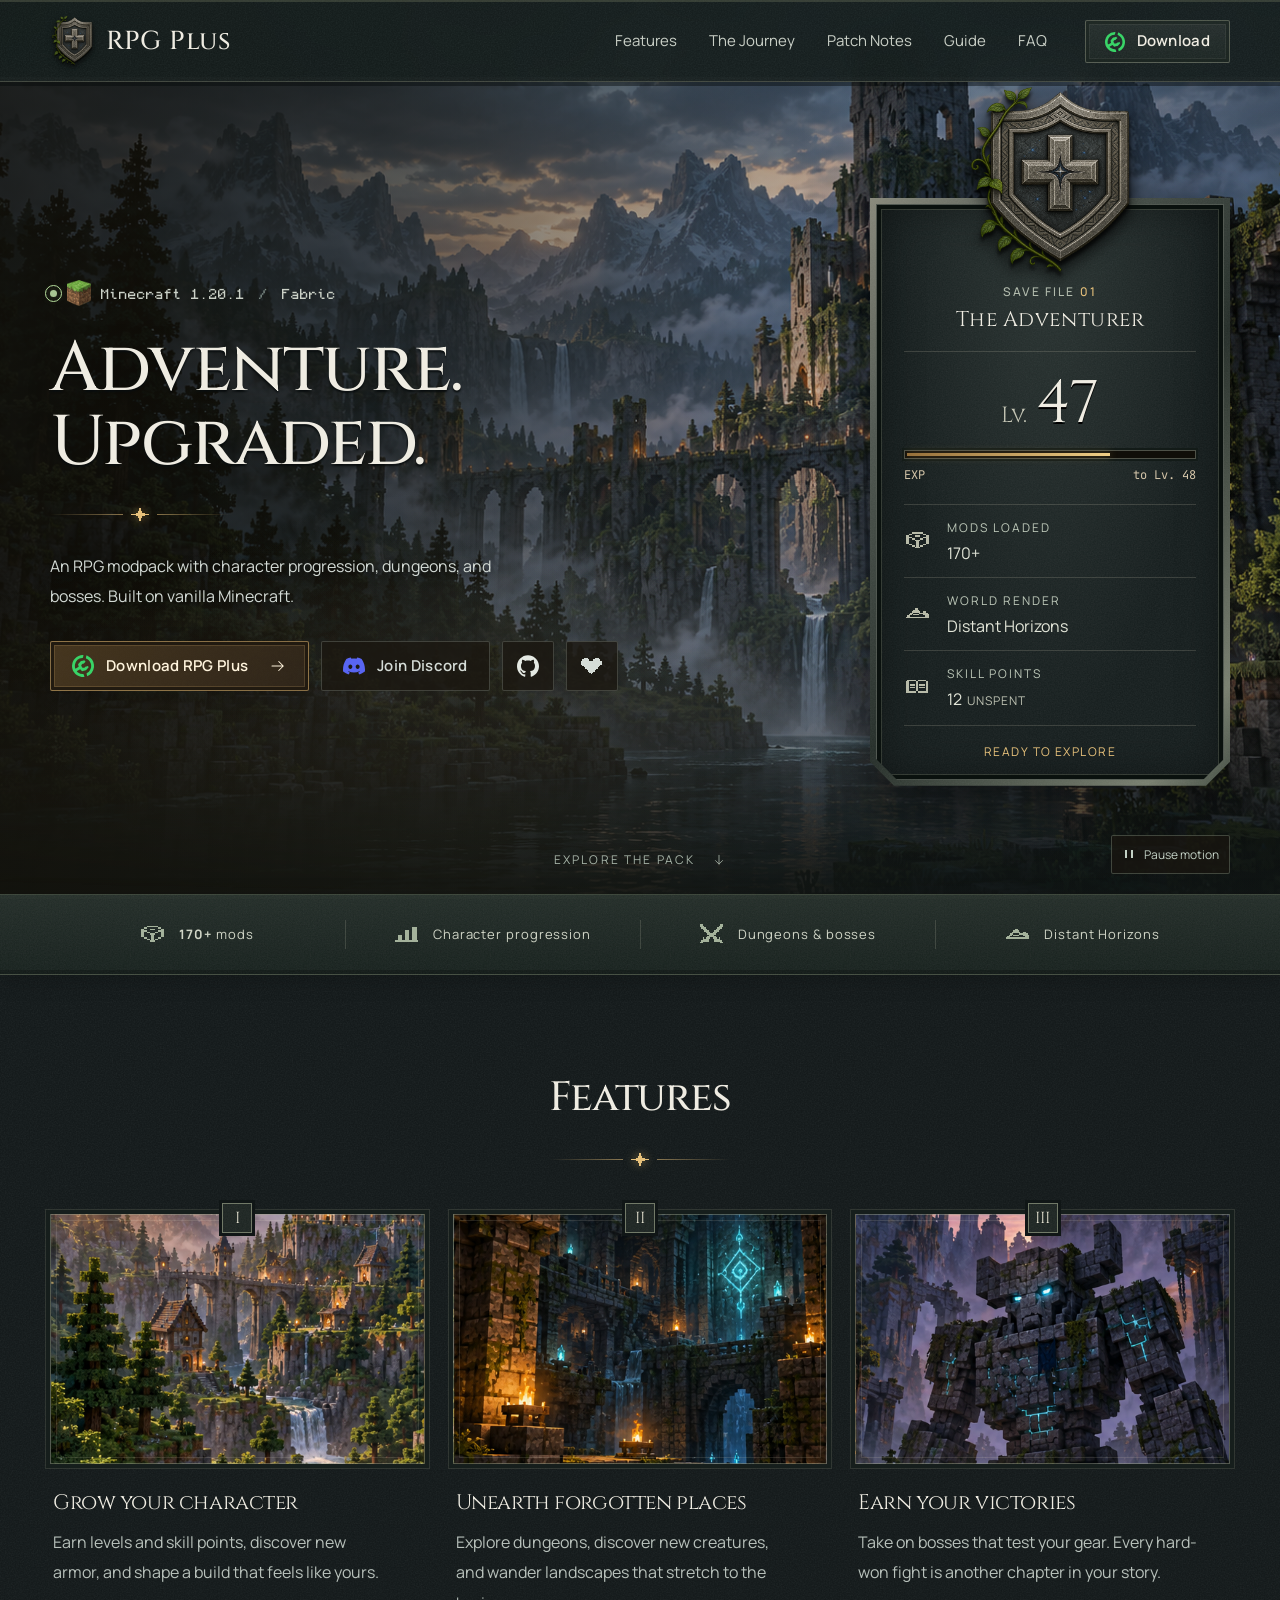
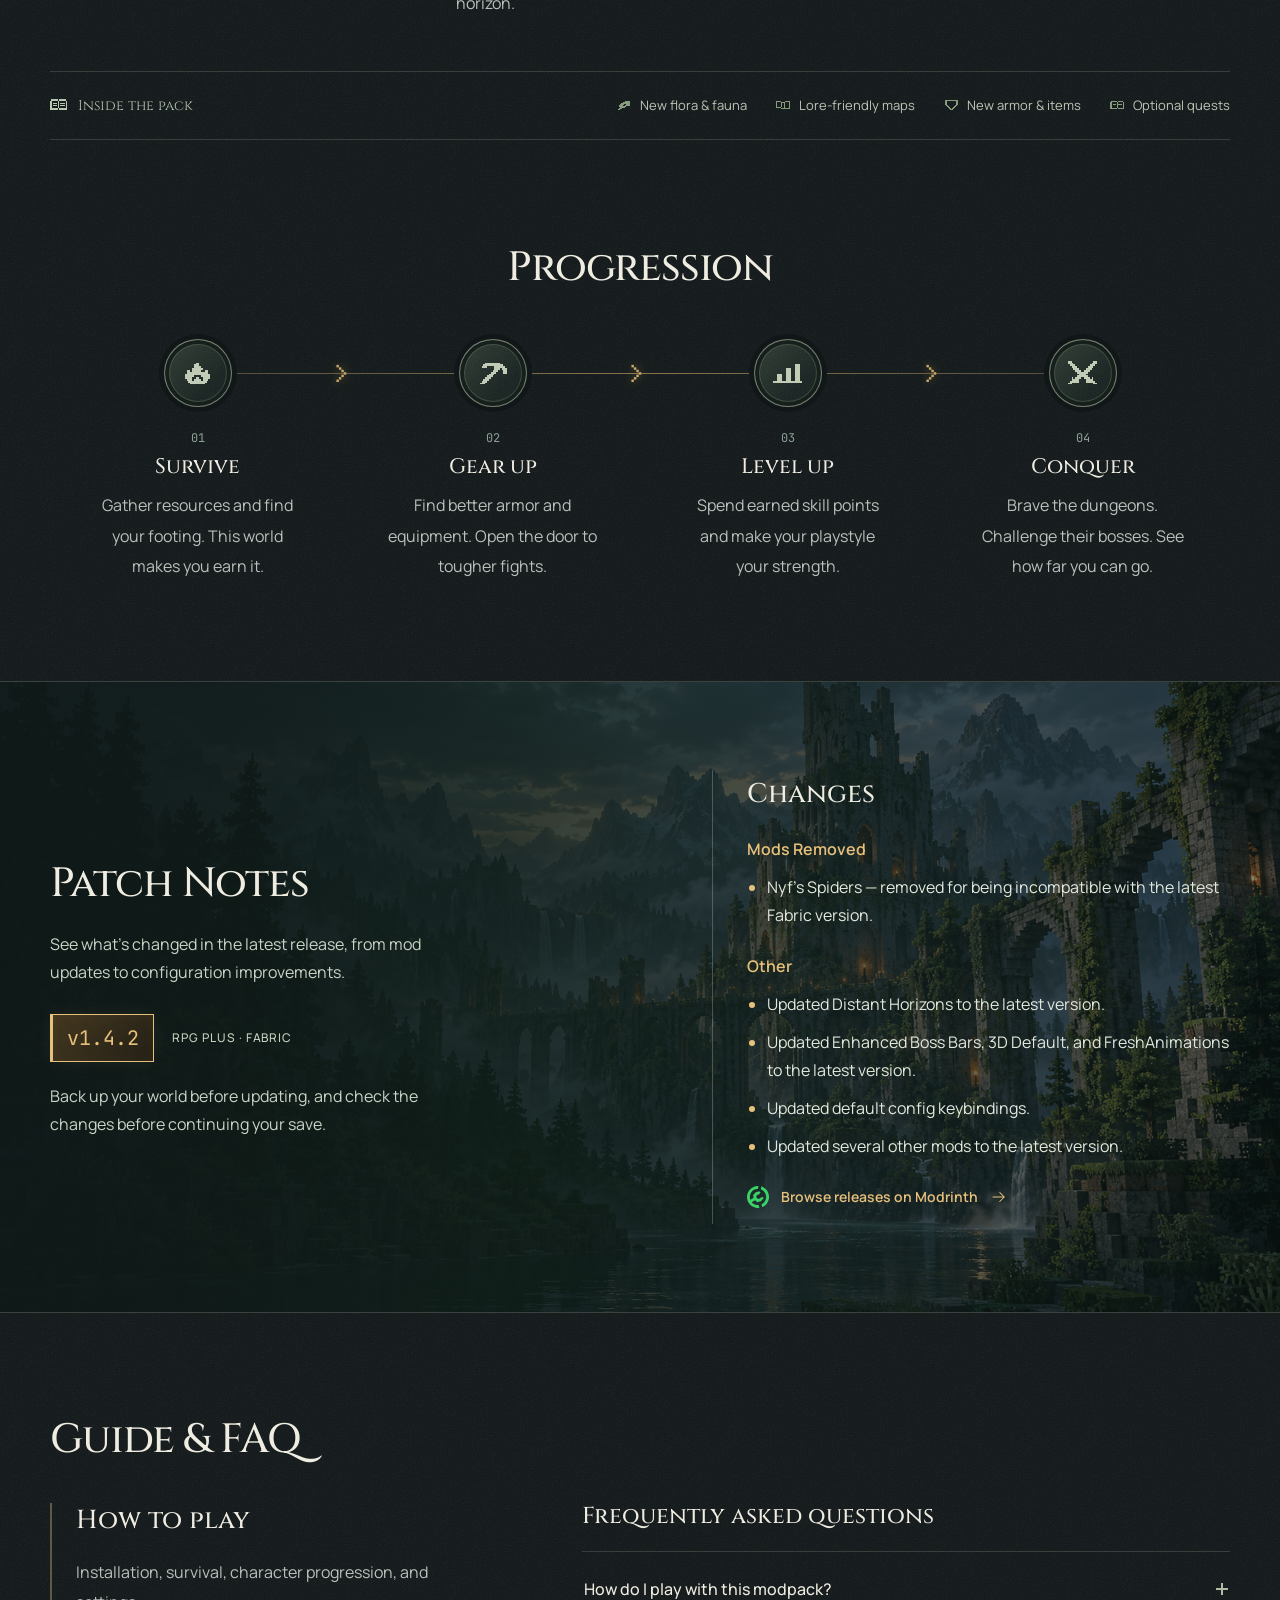
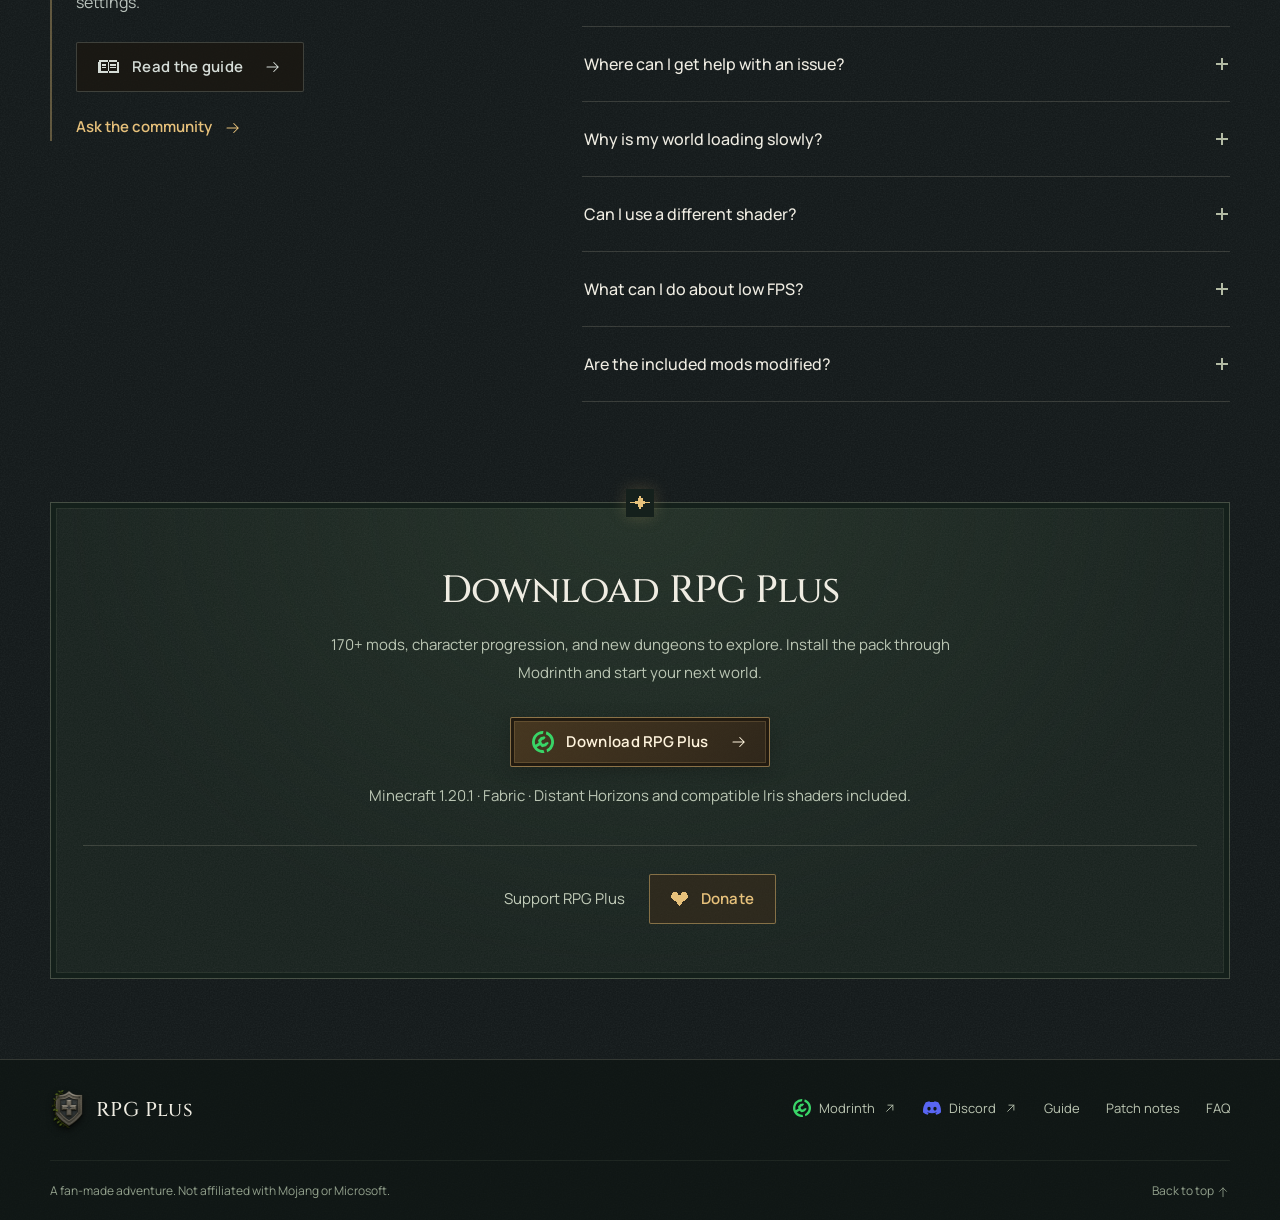
<file: index.html>
<!DOCTYPE html>
<html lang="en">
<head>
  <meta charset="UTF-8">
  <meta name="viewport" content="width=device-width, initial-scale=1.0">
  <meta name="theme-color" content="#101616">
  <title>RPG Plus</title>
  <meta name="description" content="A reimagined Minecraft experience. Explore a bigger world, earn powerful skills, and conquer dungeons with RPG Plus, a 170+ mod RPG modpack for Fabric.">
  <link rel="icon" type="image/png" href="Logo%20V3%20trans.png">
  <link rel="preconnect" href="https://fonts.googleapis.com">
  <link rel="preconnect" href="https://fonts.gstatic.com" crossorigin>
  <link href="https://fonts.googleapis.com/css2?family=Cinzel:wght@400;500;600;700&family=Manrope:wght@400;500;600;700;800&family=JetBrains+Mono:wght@400;500&display=swap" rel="stylesheet">
  <link rel="preload" as="image" href="assets/ruined-valley.png">
  <link rel="stylesheet" href="style.css">
  <script src="script.js" defer></script>
</head>
<body>
  <a class="skip-link" href="#main">Skip to content</a>

  <!-- Shared icons keep component markup small. All instances are decorative. -->
  <svg class="icon-definitions" xmlns="http://www.w3.org/2000/svg" aria-hidden="true">
    <symbol id="icon-arrow" viewBox="0 0 24 24"><path d="M4 12h15m-6-6 6 6-6 6"/></symbol>
    <symbol id="icon-pause" viewBox="0 0 16 16"><path d="M3 3h3v1h-3zM10 3h3v1h-3zM3 4h3v1h-3zM10 4h3v1h-3zM3 5h3v1h-3zM10 5h3v1h-3zM3 6h3v1h-3zM10 6h3v1h-3zM3 7h3v1h-3zM10 7h3v1h-3zM3 8h3v1h-3zM10 8h3v1h-3zM3 9h3v1h-3zM10 9h3v1h-3zM3 10h3v1h-3zM10 10h3v1h-3zM3 11h3v1h-3zM10 11h3v1h-3zM3 12h3v1h-3zM10 12h3v1h-3z"/></symbol>
    <symbol id="icon-play" viewBox="0 0 16 16"><path d="M4 2h2v1h-2zM4 3h3v1h-3zM4 4h4v1h-4zM4 5h5v1h-5zM4 6h6v1h-6zM4 7h7v1h-7zM4 8h6v1h-6zM4 9h5v1h-5zM4 10h4v1h-4zM4 11h3v1h-3zM4 12h2v1h-2z"/></symbol>
    <symbol id="icon-heart" viewBox="0 0 16 16"><path d="M2 2h3v1h-3zM10 2h3v1h-3zM1 3h5v1h-5zM9 3h5v1h-5zM0 4h15v1h-15zM0 5h15v1h-15zM0 6h15v1h-15zM1 7h13v1h-13zM2 8h11v1h-11zM3 9h9v1h-9zM4 10h7v1h-7zM5 11h5v1h-5zM6 12h3v1h-3zM7 13h1v1h-1z"/></symbol>
    <symbol id="icon-rune" viewBox="0 0 16 16"><path d="M7 2h2v1h-2zM7 3h2v1h-2zM6 4h4v1h-4zM6 5h4v1h-4zM4 6h8v1h-8zM0 7h16v1h-16zM4 8h8v1h-8zM6 9h4v1h-4zM6 10h4v1h-4zM7 11h2v1h-2zM7 12h2v1h-2z"/></symbol>
    <symbol id="icon-cube" viewBox="0 0 16 16"><path d="M4 2h8v1h-8zM2 3h2v1h-2zM12 3h2v1h-2zM0 4h2v1h-2zM6 4h4v1h-4zM14 4h2v1h-2zM0 5h4v1h-4zM12 5h4v1h-4zM0 6h2v1h-2zM4 6h2v1h-2zM10 6h2v1h-2zM14 6h2v1h-2zM0 7h2v1h-2zM6 7h4v1h-4zM14 7h2v1h-2zM0 8h2v1h-2zM7 8h2v1h-2zM14 8h2v1h-2zM0 9h2v1h-2zM7 9h2v1h-2zM14 9h2v1h-2zM2 10h2v1h-2zM7 10h2v1h-2zM12 10h2v1h-2zM4 11h2v1h-2zM7 11h2v1h-2zM10 11h2v1h-2zM6 12h4v1h-4z"/></symbol>
    <symbol id="icon-mountain" viewBox="0 0 16 16"><path d="M6 4h2v1h-2zM5 5h4v1h-4zM4 6h6v1h-6zM12 6h2v1h-2zM3 7h2v1h-2zM9 7h6v1h-6zM2 8h2v1h-2zM5 8h4v1h-4zM12 8h4v1h-4zM1 9h2v1h-2zM13 9h3v1h-3zM0 10h16v1h-16z"/></symbol>
    <symbol id="icon-book" viewBox="0 0 16 16"><path d="M1 3h6v1h-6zM8 3h6v1h-6zM0 4h2v1h-2zM7 4h1v1h-1zM14 4h1v1h-1zM0 5h2v1h-2zM7 5h1v1h-1zM14 5h1v1h-1zM0 6h2v1h-2zM3 6h3v1h-3zM7 6h1v1h-1zM9 6h4v1h-4zM14 6h1v1h-1zM0 7h2v1h-2zM7 7h1v1h-1zM14 7h1v1h-1zM0 8h2v1h-2zM3 8h3v1h-3zM7 8h1v1h-1zM9 8h4v1h-4zM14 8h1v1h-1zM0 9h2v1h-2zM7 9h1v1h-1zM14 9h1v1h-1zM0 10h2v1h-2zM7 10h1v1h-1zM14 10h1v1h-1zM0 11h7v1h-7zM8 11h7v1h-7z"/></symbol>
    <symbol id="icon-chart" viewBox="0 0 16 16"><path d="M12 3h3v1h-3zM12 4h3v1h-3zM7 5h3v1h-3zM12 5h3v1h-3zM7 6h3v1h-3zM12 6h3v1h-3zM7 7h3v1h-3zM12 7h3v1h-3zM2 8h3v1h-3zM7 8h3v1h-3zM12 8h3v1h-3zM2 9h3v1h-3zM7 9h3v1h-3zM12 9h3v1h-3zM2 10h3v1h-3zM7 10h3v1h-3zM12 10h3v1h-3zM2 11h3v1h-3zM7 11h3v1h-3zM12 11h3v1h-3zM0 12h16v1h-16z"/></symbol>
    <symbol id="icon-swords" viewBox="0 0 16 16"><path d="M0 1h2v1h-2zM14 1h2v1h-2zM0 2h3v1h-3zM13 2h3v1h-3zM1 3h3v1h-3zM12 3h3v1h-3zM2 4h3v1h-3zM11 4h3v1h-3zM3 5h3v1h-3zM10 5h3v1h-3zM4 6h3v1h-3zM9 6h3v1h-3zM5 7h6v1h-6zM6 8h4v1h-4zM5 9h6v1h-6zM2 10h1v1h-1zM4 10h3v1h-3zM9 10h3v1h-3zM13 10h1v1h-1zM2 11h4v1h-4zM10 11h4v1h-4zM1 12h5v1h-5zM10 12h5v1h-5zM0 13h2v1h-2zM14 13h2v1h-2z"/></symbol>
    <symbol id="icon-shield" viewBox="0 0 16 16"><path d="M1 2h14v1h-14zM1 3h2v1h-2zM13 3h2v1h-2zM1 4h2v1h-2zM13 4h2v1h-2zM1 5h2v1h-2zM13 5h2v1h-2zM1 6h2v1h-2zM13 6h2v1h-2zM2 7h2v1h-2zM12 7h2v1h-2zM2 8h2v1h-2zM12 8h2v1h-2zM3 9h2v1h-2zM11 9h2v1h-2zM4 10h2v1h-2zM10 10h2v1h-2zM5 11h2v1h-2zM9 11h2v1h-2zM6 12h4v1h-4z"/></symbol>
    <symbol id="icon-leaf" viewBox="0 0 16 16"><path d="M8 3h6v1h-6zM6 4h8v1h-8zM4 5h10v1h-10zM3 6h4v1h-4zM10 6h4v1h-4zM2 7h4v1h-4zM8 7h6v1h-6zM2 8h2v1h-2zM6 8h6v1h-6zM2 9h8v1h-8zM3 10h5v1h-5zM2 11h3v1h-3zM1 12h2v1h-2z"/></symbol>
    <symbol id="icon-map" viewBox="0 0 16 16"><path d="M0 3h5v1h-5zM10 3h5v1h-5zM0 4h1v1h-1zM5 4h5v1h-5zM14 4h1v1h-1zM0 5h1v1h-1zM5 5h1v1h-1zM9 5h1v1h-1zM14 5h1v1h-1zM0 6h1v1h-1zM5 6h1v1h-1zM9 6h1v1h-1zM14 6h1v1h-1zM0 7h1v1h-1zM5 7h1v1h-1zM9 7h1v1h-1zM14 7h1v1h-1zM0 8h1v1h-1zM5 8h1v1h-1zM9 8h1v1h-1zM14 8h1v1h-1zM0 9h1v1h-1zM5 9h1v1h-1zM9 9h1v1h-1zM14 9h1v1h-1zM0 10h5v1h-5zM9 10h1v1h-1zM14 10h1v1h-1zM5 11h10v1h-10z"/></symbol>
    <symbol id="icon-fire" viewBox="0 0 16 16"><path d="M7 2h2v1h-2zM6 3h3v1h-3zM6 4h4v1h-4zM5 5h6v1h-6zM2 6h2v1h-2zM5 6h5v1h-5zM12 6h2v1h-2zM2 7h12v1h-12zM1 8h14v1h-14zM1 9h5v1h-5zM10 9h5v1h-5zM1 10h4v1h-4zM7 10h2v1h-2zM11 10h4v1h-4zM2 11h3v1h-3zM6 11h4v1h-4zM11 11h3v1h-3zM3 12h10v1h-10zM4 13h8v1h-8z"/></symbol>
    <symbol id="icon-pickaxe" viewBox="0 0 16 16"><path d="M4 2h8v1h-8zM3 3h11v1h-11zM2 4h3v1h-3zM9 4h6v1h-6zM9 5h3v1h-3zM13 5h3v1h-3zM8 6h3v1h-3zM14 6h2v1h-2zM7 7h3v1h-3zM14 7h2v1h-2zM6 8h3v1h-3zM5 9h3v1h-3zM4 10h3v1h-3zM3 11h3v1h-3zM2 12h3v1h-3zM1 13h3v1h-3z"/></symbol>
    <symbol id="icon-image" viewBox="0 0 16 16"><path d="M0 2h16v1h-16zM0 3h2v1h-2zM14 3h2v1h-2zM0 4h2v1h-2zM3 4h3v1h-3zM14 4h2v1h-2zM0 5h2v1h-2zM3 5h3v1h-3zM14 5h2v1h-2zM0 6h2v1h-2zM14 6h2v1h-2zM0 7h2v1h-2zM9 7h2v1h-2zM14 7h2v1h-2zM0 8h2v1h-2zM5 8h2v1h-2zM8 8h4v1h-4zM14 8h2v1h-2zM0 9h2v1h-2zM4 9h9v1h-9zM14 9h2v1h-2zM0 10h2v1h-2zM3 10h10v1h-10zM14 10h2v1h-2zM0 11h2v1h-2zM14 11h2v1h-2zM0 12h16v1h-16z"/></symbol>
  </svg>

  <!-- Primary navigation -->
  <header class="nav" id="siteNav">
    <div class="nav__inner container">
      <a href="#home" class="nav__brand" aria-label="RPG Plus home">
        <img class="nav__emblem" src="Logo%20V3%20trans.png" width="44" height="51" alt="">
        <span class="nav__title">RPG Plus</span>
      </a>
      <nav class="nav__links" id="navLinks" aria-label="Primary">
        <ul>
          <li><a href="#features">Features</a></li>
          <li><a href="#experience">The Journey</a></li>
          <li><a href="#patch-notes">Patch Notes</a></li>
          <li><a href="guide.html">Guide</a></li>
          <li><a href="#faq">FAQ</a></li>
        </ul>
      </nav>
      <a class="btn btn--stone nav__cta" aria-label="Download RPG Plus from Modrinth" href="https://modrinth.com/modpack/rpg-plus" target="_blank" rel="noopener">
        <img class="brand-icon brand-icon--modrinth" src="assets/modrinth.svg" width="22" height="22" alt=""> <span class="nav__download-label">Download</span>
      </a>
      <button class="nav__toggle" id="navToggle" type="button" aria-label="Toggle menu" aria-expanded="false" aria-controls="navLinks">
        <span></span><span></span><span></span>
      </button>
    </div>
  </header>

  <main id="main">
    <!-- Scenery is decorative; the actual page remains selectable, accessible HTML. -->
    <section class="hero" id="home" aria-labelledby="heroTitle">
      <div class="hero__scenery" aria-hidden="true"></div>
      <div class="hero__atmosphere" aria-hidden="true">
        <span class="hero__mote" style="--x:8%; --delay:-4s; --duration:17s"></span>
        <span class="hero__mote" style="--x:23%; --delay:-11s; --duration:21s"></span>
        <span class="hero__mote" style="--x:39%; --delay:-2s; --duration:19s"></span>
        <span class="hero__mote" style="--x:51%; --delay:-15s; --duration:23s"></span>
        <span class="hero__mote" style="--x:62%; --delay:-8s; --duration:18s"></span>
        <span class="hero__mote" style="--x:74%; --delay:-5s; --duration:22s"></span>
        <span class="hero__mote" style="--x:86%; --delay:-13s; --duration:20s"></span>
        <span class="hero__mote" style="--x:94%; --delay:-7s; --duration:24s"></span>
      </div>
      <div class="hero__inner container">
        <div class="hero__copy">
          <p class="hero__edition"><span class="status-dot" aria-hidden="true"></span> <img class="minecraft-mark" src="assets/minecraft.png" width="24" height="26" alt=""> Minecraft 1.20.1 <span class="hero__edition-divider">/</span> Fabric</p>
          <h1 id="heroTitle">Adventure.<br>Upgraded.</h1>
          <div class="rune-divider" aria-hidden="true"><span></span><svg class="icon"><use href="#icon-rune"/></svg><span></span></div>
          <p class="hero__desc">An RPG modpack with character progression, dungeons, and bosses. Built on vanilla Minecraft.</p>
          <div class="hero__actions">
            <a class="btn btn--primary" href="https://modrinth.com/modpack/rpg-plus" target="_blank" rel="noopener">
              <img class="brand-icon brand-icon--modrinth" src="assets/modrinth.svg" width="22" height="22" alt="">
              Download RPG Plus
              <svg class="icon btn__arrow" aria-hidden="true"><use href="#icon-arrow"/></svg>
            </a>
            <div class="hero__community">
              <a class="btn btn--ghost" href="https://discord.gg/dh7jVus9ZX" target="_blank" rel="noopener">
                <img class="brand-icon brand-icon--discord" src="assets/discord.svg" width="22" height="22" alt=""> Join Discord
              </a>
              <a class="btn btn--ghost btn--icon" href="https://github.com/TheSpiffyOne/RPG-Plus" target="_blank" rel="noopener" aria-label="RPG Plus on GitHub" title="RPG Plus on GitHub">
                <img class="brand-icon brand-icon--github" src="assets/github.svg" width="22" height="22" alt="">
              </a>
              <a class="btn btn--ghost btn--icon" href="https://app.lava.top/spiffy?tabId=donate" target="_blank" rel="noopener" aria-label="Donate to RPG Plus" title="Donate to RPG Plus">
                <svg class="icon" aria-hidden="true"><use href="#icon-heart"/></svg>
              </a>
            </div>
          </div>
        </div>

        <aside class="save-file" aria-labelledby="saveTitle">
          <img class="save-file__crest" src="Logo%20V3%20trans.png" width="166" height="193" alt="RPG Plus stone shield with climbing vines">
          <div class="save-file__frame">
            <div class="save-file__inner">
              <div class="save-file__heading">
                <p class="eyebrow">Save file <span>01</span></p>
                <h2 id="saveTitle">The Adventurer</h2>
              </div>
              <div class="save-file__level" aria-label="Level 47">
                <span>Lv.</span><span id="levelNum" aria-hidden="true">47</span>
              </div>
              <div class="xp-track" aria-hidden="true"><span style="--fill:71%"></span></div>
              <p class="save-file__xp"><span>EXP</span><span>to Lv. 48</span></p>
              <dl class="save-file__stats">
                <div class="save-file__stat">
                  <svg class="icon" aria-hidden="true"><use href="#icon-cube"/></svg>
                  <div><dt>Mods loaded</dt><dd>170+</dd></div>
                </div>
                <div class="save-file__stat">
                  <svg class="icon" aria-hidden="true"><use href="#icon-mountain"/></svg>
                  <div><dt>World render</dt><dd>Distant Horizons</dd></div>
                </div>
                <div class="save-file__stat">
                  <svg class="icon" aria-hidden="true"><use href="#icon-book"/></svg>
                  <div><dt>Skill points</dt><dd>12 <span class="save-file__unspent">unspent</span></dd></div>
                </div>
              </dl>
              <p class="save-file__status">Ready to explore</p>
            </div>
          </div>
        </aside>
      </div>
      <a class="hero__scroll" href="#features"><span>Explore the pack</span><svg class="icon down-arrow" aria-hidden="true"><use href="#icon-arrow"/></svg></a>
      <button class="motion-toggle" id="heroMotionToggle" type="button" aria-pressed="false" aria-label="Pause hero animation">
        <svg class="icon" aria-hidden="true"><use href="#icon-pause"/></svg><span>Pause motion</span>
      </button>
    </section>

    <!-- Quiet stone strip anchors the atmospheric hero to the rest of the page. -->
    <div class="stats-strip">
      <ul class="stats-strip__inner container" aria-label="Modpack highlights">
        <li><svg class="icon" aria-hidden="true"><use href="#icon-cube"/></svg><span><strong>170+</strong> mods</span></li>
        <li><svg class="icon" aria-hidden="true"><use href="#icon-chart"/></svg><span>Character progression</span></li>
        <li><svg class="icon" aria-hidden="true"><use href="#icon-swords"/></svg><span>Dungeons &amp; bosses</span></li>
        <li><svg class="icon" aria-hidden="true"><use href="#icon-mountain"/></svg><span>Distant Horizons</span></li>
      </ul>
    </div>

    <section class="features section container" id="features" aria-labelledby="featuresTitle">
      <div class="section-head section-head--center reveal">
        <h2 id="featuresTitle">Features</h2>
        <div class="rune-divider rune-divider--center" aria-hidden="true"><span></span><svg class="icon"><use href="#icon-rune"/></svg><span></span></div>
      </div>

      <div class="chapter-grid">
        <article class="chapter-card reveal">
          <div class="chapter-card__art chapter-card__art--world" role="img" aria-label="Fantasy voxel castle in a sunlit mountain valley"><span class="chapter-card__number" aria-hidden="true">I</span></div>
          <div class="chapter-card__copy">
            <h3>Grow your character</h3>
            <p>Earn levels and skill points, discover new armor, and shape a build that feels like yours.</p>
          </div>
        </article>
        <article class="chapter-card reveal">
          <div class="chapter-card__art chapter-card__art--dungeon" role="img" aria-label="Ancient voxel dungeon lit by torches and blue runes"><span class="chapter-card__number" aria-hidden="true">II</span></div>
          <div class="chapter-card__copy">
            <h3>Unearth forgotten places</h3>
            <p>Explore dungeons, discover new creatures, and wander landscapes that stretch to the horizon.</p>
          </div>
        </article>
        <article class="chapter-card reveal">
          <div class="chapter-card__art chapter-card__art--boss" role="img" aria-label="Towering stone golem in a ruined voxel arena"><span class="chapter-card__number" aria-hidden="true">III</span></div>
          <div class="chapter-card__copy">
            <h3>Earn your victories</h3>
            <p>Take on bosses that test your gear. Every hard-won fight is another chapter in your story.</p>
          </div>
        </article>
      </div>

      <div class="field-notes reveal">
        <p class="field-notes__label"><svg class="icon" aria-hidden="true"><use href="#icon-book"/></svg> Inside the pack</p>
        <ul>
          <li><svg class="icon" aria-hidden="true"><use href="#icon-leaf"/></svg> New flora &amp; fauna</li>
          <li><svg class="icon" aria-hidden="true"><use href="#icon-map"/></svg> Lore-friendly maps</li>
          <li><svg class="icon" aria-hidden="true"><use href="#icon-shield"/></svg> New armor &amp; items</li>
          <li><svg class="icon" aria-hidden="true"><use href="#icon-book"/></svg> Optional quests</li>
        </ul>
      </div>
    </section>

    <section class="experience section container" id="experience" aria-labelledby="experienceTitle">
      <div class="section-head section-head--center reveal">
        <h2 id="experienceTitle">Progression</h2>
      </div>
      <ol class="journey reveal">
        <li class="journey__step">
          <span class="journey__medallion" aria-hidden="true"><svg class="icon"><use href="#icon-fire"/></svg></span>
          <span class="journey__number">01</span><h3>Survive</h3>
          <p>Gather resources and find your footing. This world makes you earn it.</p>
        </li>
        <li class="journey__step">
          <span class="journey__medallion" aria-hidden="true"><svg class="icon"><use href="#icon-pickaxe"/></svg></span>
          <span class="journey__number">02</span><h3>Gear up</h3>
          <p>Find better armor and equipment. Open the door to tougher fights.</p>
        </li>
        <li class="journey__step">
          <span class="journey__medallion" aria-hidden="true"><svg class="icon"><use href="#icon-chart"/></svg></span>
          <span class="journey__number">03</span><h3>Level up</h3>
          <p>Spend earned skill points and make your playstyle your strength.</p>
        </li>
        <li class="journey__step">
          <span class="journey__medallion" aria-hidden="true"><svg class="icon"><use href="#icon-swords"/></svg></span>
          <span class="journey__number">04</span><h3>Conquer</h3>
          <p>Brave the dungeons. Challenge their bosses. See how far you can go.</p>
        </li>
      </ol>
    </section>

    <!-- PATCH NOTES: edit the version, heading, summary, and list together here.
         Change --patch-background to a new local image for each release.
         The current version is v1.4.2. Update the grouped lists below for each release. -->
    <section class="patch-notes" id="patch-notes" aria-labelledby="patchTitle" style="--patch-background: url('assets/ruined-valley.png')">
      <div class="patch-notes__inner container">
        <div class="section-head reveal">
          <h2 id="patchTitle">Patch Notes</h2>
          <p class="patch-notes__intro">See what’s changed in the latest release, from mod updates to configuration improvements.</p>
          <div class="patch-notes__meta">
            <span class="patch-notes__version">v1.4.2</span>
            <span class="eyebrow">RPG Plus · Fabric</span>
          </div>
          <p class="patch-notes__intro">Back up your world before updating, and check the changes before continuing your save.</p>
        </div>
        <article class="patch-notes__release reveal" aria-labelledby="patchReleaseTitle">
          <div class="patch-notes__body">
            <h3 id="patchReleaseTitle">Changes</h3>
            <h4 class="patch-notes__group">Mods Removed</h4>
            <ul class="patch-notes__list">
              <li>Nyf’s Spiders — removed for being incompatible with the latest Fabric version.</li>
            </ul>
            <h4 class="patch-notes__group">Other</h4>
            <ul class="patch-notes__list">
              <li>Updated Distant Horizons to the latest version.</li>
              <li>Updated Enhanced Boss Bars, 3D Default, and FreshAnimations to the latest version.</li>
              <li>Updated default config keybindings.</li>
              <li>Updated several other mods to the latest version.</li>
            </ul>
            <a class="text-link" href="https://modrinth.com/modpack/rpg-plus/versions" target="_blank" rel="noopener">
              <img class="brand-icon brand-icon--modrinth" src="assets/modrinth.svg" width="22" height="22" alt="">
              Browse releases on Modrinth <svg class="icon" aria-hidden="true"><use href="#icon-arrow"/></svg>
            </a>
          </div>
        </article>
      </div>
    </section>

    <section class="faq section container" id="faq" aria-labelledby="faqTitle">
      <div class="faq__heading reveal">
        <h2 id="faqTitle">Guide &amp; FAQ</h2>
      </div>
      <div class="faq__intro reveal" id="guide" aria-labelledby="guideTitle">
        <h3 id="guideTitle">How to play</h3>
        <p>Installation, survival, character progression, and settings.</p>
        <a class="btn btn--ghost faq__guide-button" href="guide.html"><svg class="icon" aria-hidden="true"><use href="#icon-book"/></svg> Read the guide <svg class="icon btn__arrow" aria-hidden="true"><use href="#icon-arrow"/></svg></a>
        <a class="text-link" href="https://discord.gg/dh7jVus9ZX" target="_blank" rel="noopener">Ask the community <svg class="icon" aria-hidden="true"><use href="#icon-arrow"/></svg></a>
      </div>
      <div class="faq-list reveal" aria-labelledby="faqListTitle">
        <h3 class="faq-list__title" id="faqListTitle">Frequently asked questions</h3>
        <div class="faq-item">
          <h3><button class="faq-item__q" id="faqQuestion1" type="button" aria-expanded="false" aria-controls="faqAnswer1"><span>How do I play with this modpack?</span><span class="faq-item__icon" aria-hidden="true"></span></button></h3>
          <div class="faq-item__a" id="faqAnswer1" role="region" aria-labelledby="faqQuestion1"><p>Install the Modrinth Launcher, then download RPG Plus from inside it.</p></div>
        </div>
        <div class="faq-item">
          <h3><button class="faq-item__q" id="faqQuestion2" type="button" aria-expanded="false" aria-controls="faqAnswer2"><span>Where can I get help with an issue?</span><span class="faq-item__icon" aria-hidden="true"></span></button></h3>
          <div class="faq-item__a" id="faqAnswer2" role="region" aria-labelledby="faqQuestion2"><p>Join the Discord and post in the <strong>#help-required</strong> thread.</p></div>
        </div>
        <div class="faq-item">
          <h3><button class="faq-item__q" id="faqQuestion3" type="button" aria-expanded="false" aria-controls="faqAnswer3"><span>Why is my world loading slowly?</span><span class="faq-item__icon" aria-hidden="true"></span></button></h3>
          <div class="faq-item__a" id="faqAnswer3" role="region" aria-labelledby="faqQuestion3"><p>There are 170+ mods to load, and Distant Horizons takes extra time on top of that. Give it a minute, especially when exploring new terrain.</p></div>
        </div>
        <div class="faq-item">
          <h3><button class="faq-item__q" id="faqQuestion4" type="button" aria-expanded="false" aria-controls="faqAnswer4"><span>Can I use a different shader?</span><span class="faq-item__icon" aria-hidden="true"></span></button></h3>
          <div class="faq-item__a" id="faqAnswer4" role="region" aria-labelledby="faqQuestion4"><p>Yes. Distant Horizons needs a compatible shader. The included ones already work; if you want another, find one that’s Distant Horizons-compatible and add it yourself.</p></div>
        </div>
        <div class="faq-item">
          <h3><button class="faq-item__q" id="faqQuestion5" type="button" aria-expanded="false" aria-controls="faqAnswer5"><span>What can I do about low FPS?</span><span class="faq-item__icon" aria-hidden="true"></span></button></h3>
          <div class="faq-item__a" id="faqAnswer5" role="region" aria-labelledby="faqQuestion5"><p>Check your Java memory limit in Modrinth first. Raise the default based on your available RAM. You can also lower the Distant Horizons and shader settings.</p></div>
        </div>
        <div class="faq-item">
          <h3><button class="faq-item__q" id="faqQuestion6" type="button" aria-expanded="false" aria-controls="faqAnswer6"><span>Are the included mods modified?</span><span class="faq-item__icon" aria-hidden="true"></span></button></h3>
          <div class="faq-item__a" id="faqAnswer6" role="region" aria-labelledby="faqQuestion6"><p>Everything is pulled unmodified from official Modrinth and CurseForge sources. RPG Plus is a curated combination, not altered mod content.</p></div>
        </div>
      </div>
    </section>

    <section class="discord-cta container reveal" aria-labelledby="communityTitle">
      <svg class="icon discord-cta__rune" aria-hidden="true"><use href="#icon-rune"/></svg>
      <h2 id="communityTitle">Download RPG Plus</h2>
      <p>170+ mods, character progression, and new dungeons to explore. Install the pack through Modrinth and start your next world.</p>
      <div class="discord-cta__actions">
        <a class="btn btn--primary" href="https://modrinth.com/modpack/rpg-plus" target="_blank" rel="noopener"><img class="brand-icon brand-icon--modrinth" src="assets/modrinth.svg" width="22" height="22" alt=""> Download RPG Plus <svg class="icon btn__arrow" aria-hidden="true"><use href="#icon-arrow"/></svg></a>
      </div>
      <p class="discord-cta__follow">Minecraft 1.20.1 · Fabric · Distant Horizons and compatible Iris shaders included.</p>
      <div class="support">
        <p>Support RPG Plus</p>
        <div class="support__action">
          <a class="btn btn--support" id="donationButton" href="https://app.lava.top/spiffy?tabId=donate" target="_blank" rel="noopener"><svg class="icon" aria-hidden="true"><use href="#icon-heart"/></svg> Donate</a>
        </div>
      </div>
    </section>
  </main>

  <footer class="footer">
    <div class="footer__inner container">
      <a class="nav__brand" href="#home" aria-label="RPG Plus home"><img class="nav__emblem" src="Logo%20V3%20trans.png" width="44" height="51" alt="" loading="lazy"><span class="nav__title">RPG Plus</span></a>
      <ul class="footer__links">
        <li><a href="https://modrinth.com/modpack/rpg-plus" target="_blank" rel="noopener"><img class="brand-icon brand-icon--modrinth" src="assets/modrinth.svg" width="22" height="22" alt=""> Modrinth <svg class="icon external-arrow" aria-hidden="true"><use href="#icon-arrow"/></svg></a></li>
        <li><a href="https://discord.gg/dh7jVus9ZX" target="_blank" rel="noopener"><img class="brand-icon brand-icon--discord" src="assets/discord.svg" width="22" height="22" alt=""> Discord <svg class="icon external-arrow" aria-hidden="true"><use href="#icon-arrow"/></svg></a></li>
        <li><a href="guide.html">Guide</a></li>
        <li><a href="#patch-notes">Patch notes</a></li>
        <li><a href="#faq">FAQ</a></li>
      </ul>
    </div>
    <div class="footer__bottom container"><p>A fan-made adventure. Not affiliated with Mojang or Microsoft.</p><a href="#home">Back to top <svg class="icon top-arrow" aria-hidden="true"><use href="#icon-arrow"/></svg></a></div>
  </footer>
</body>
</html>
</file>
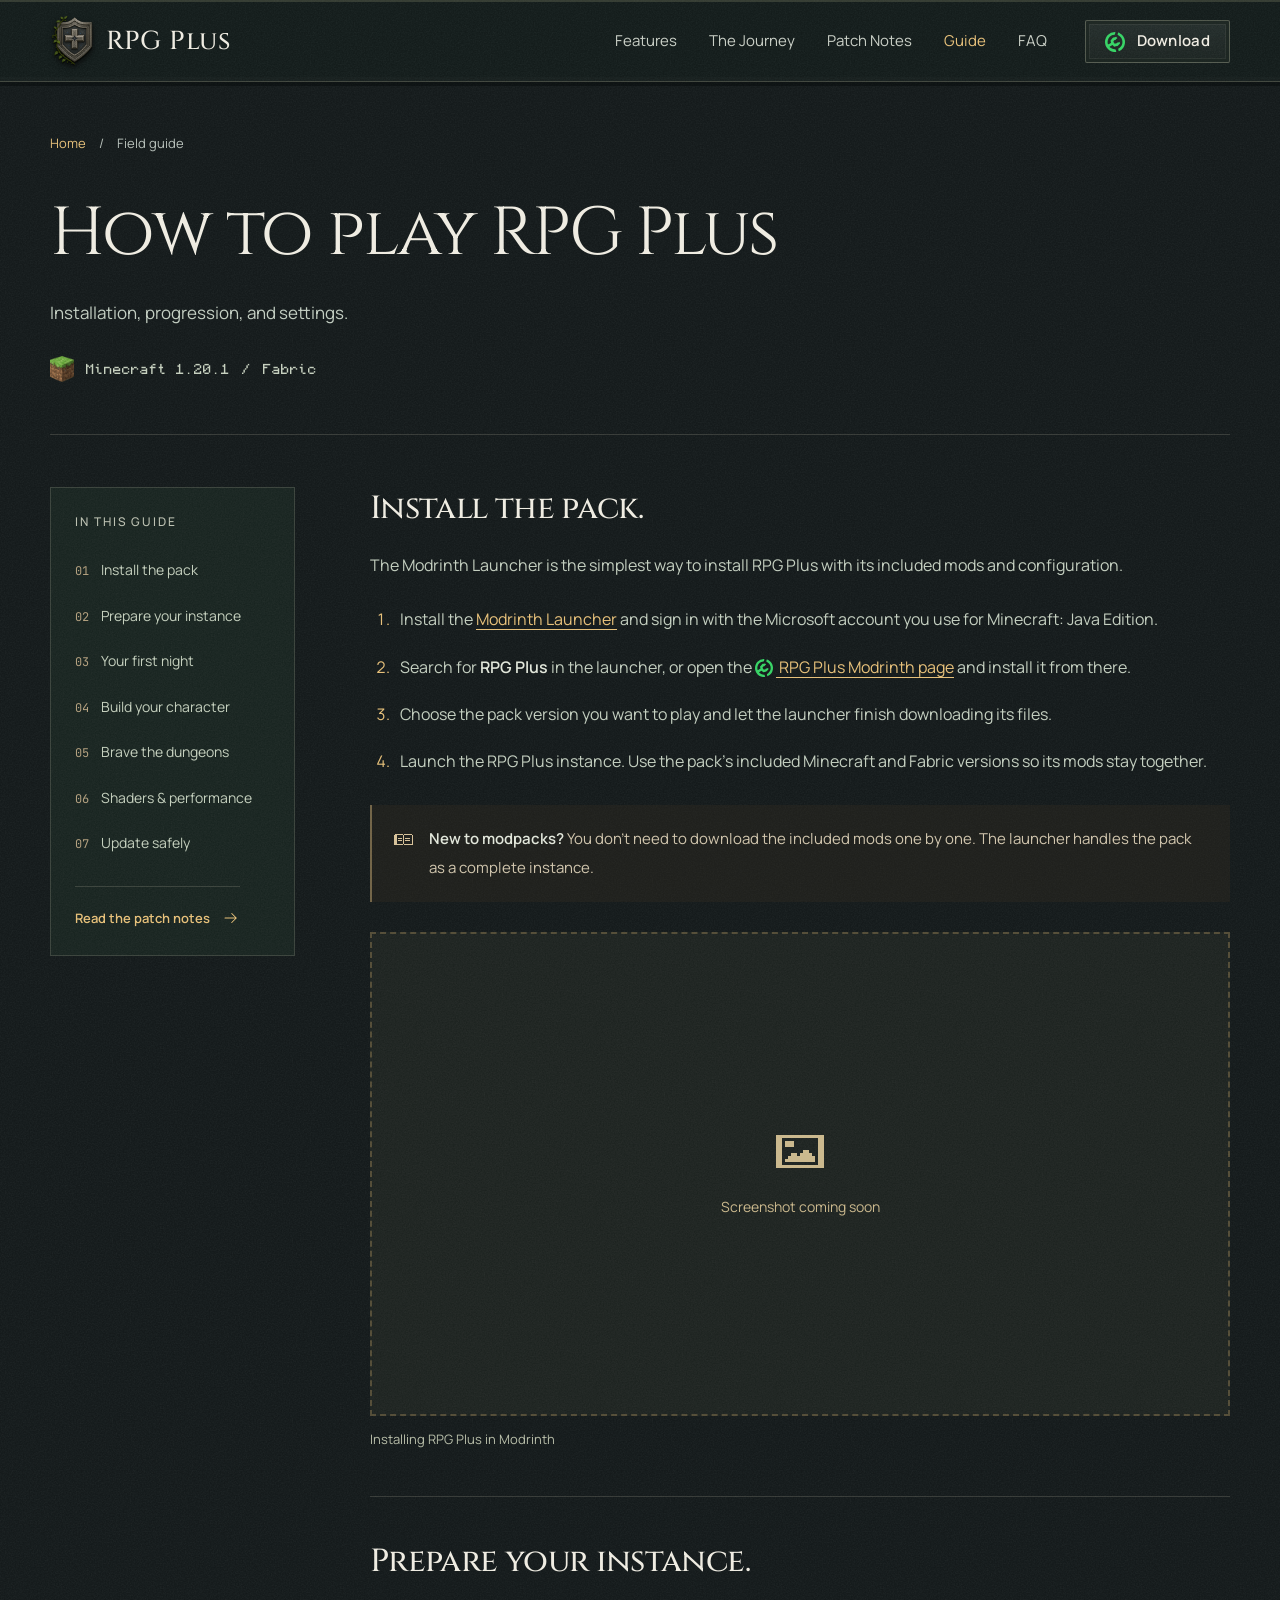
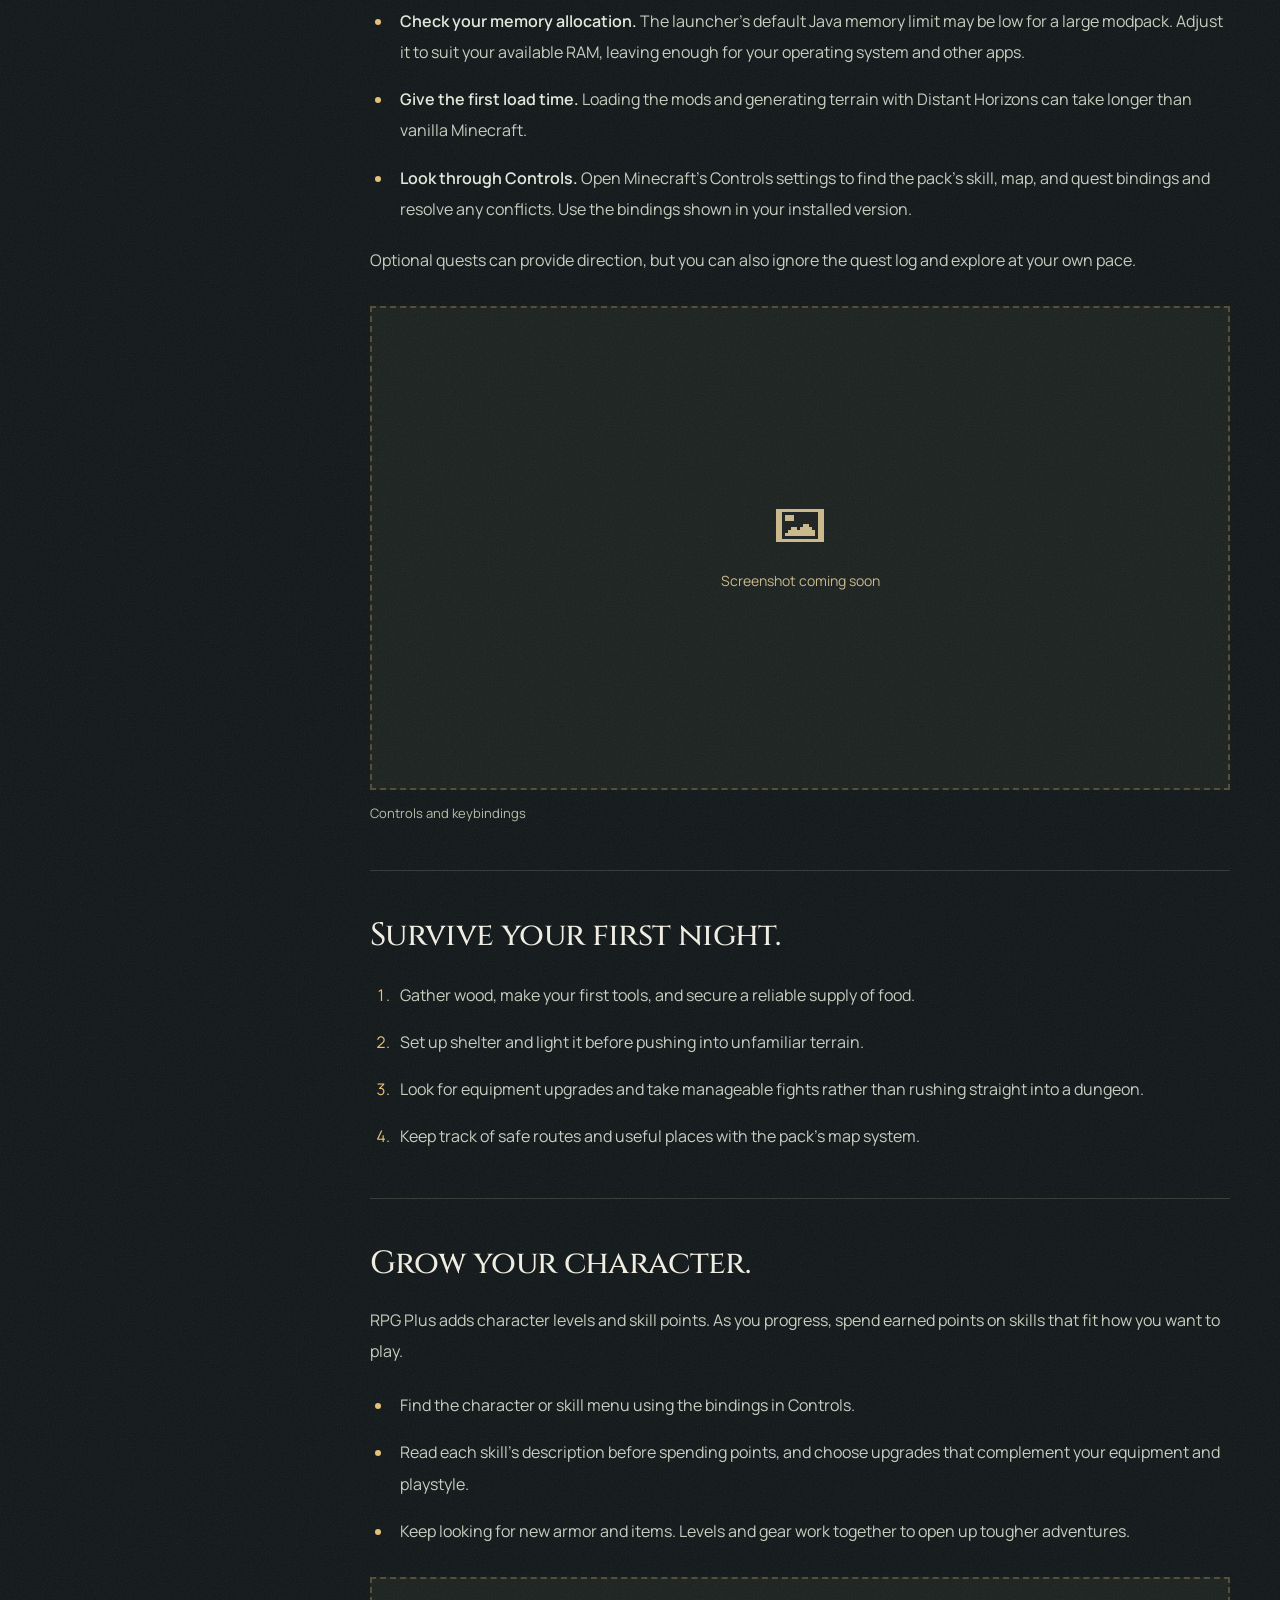
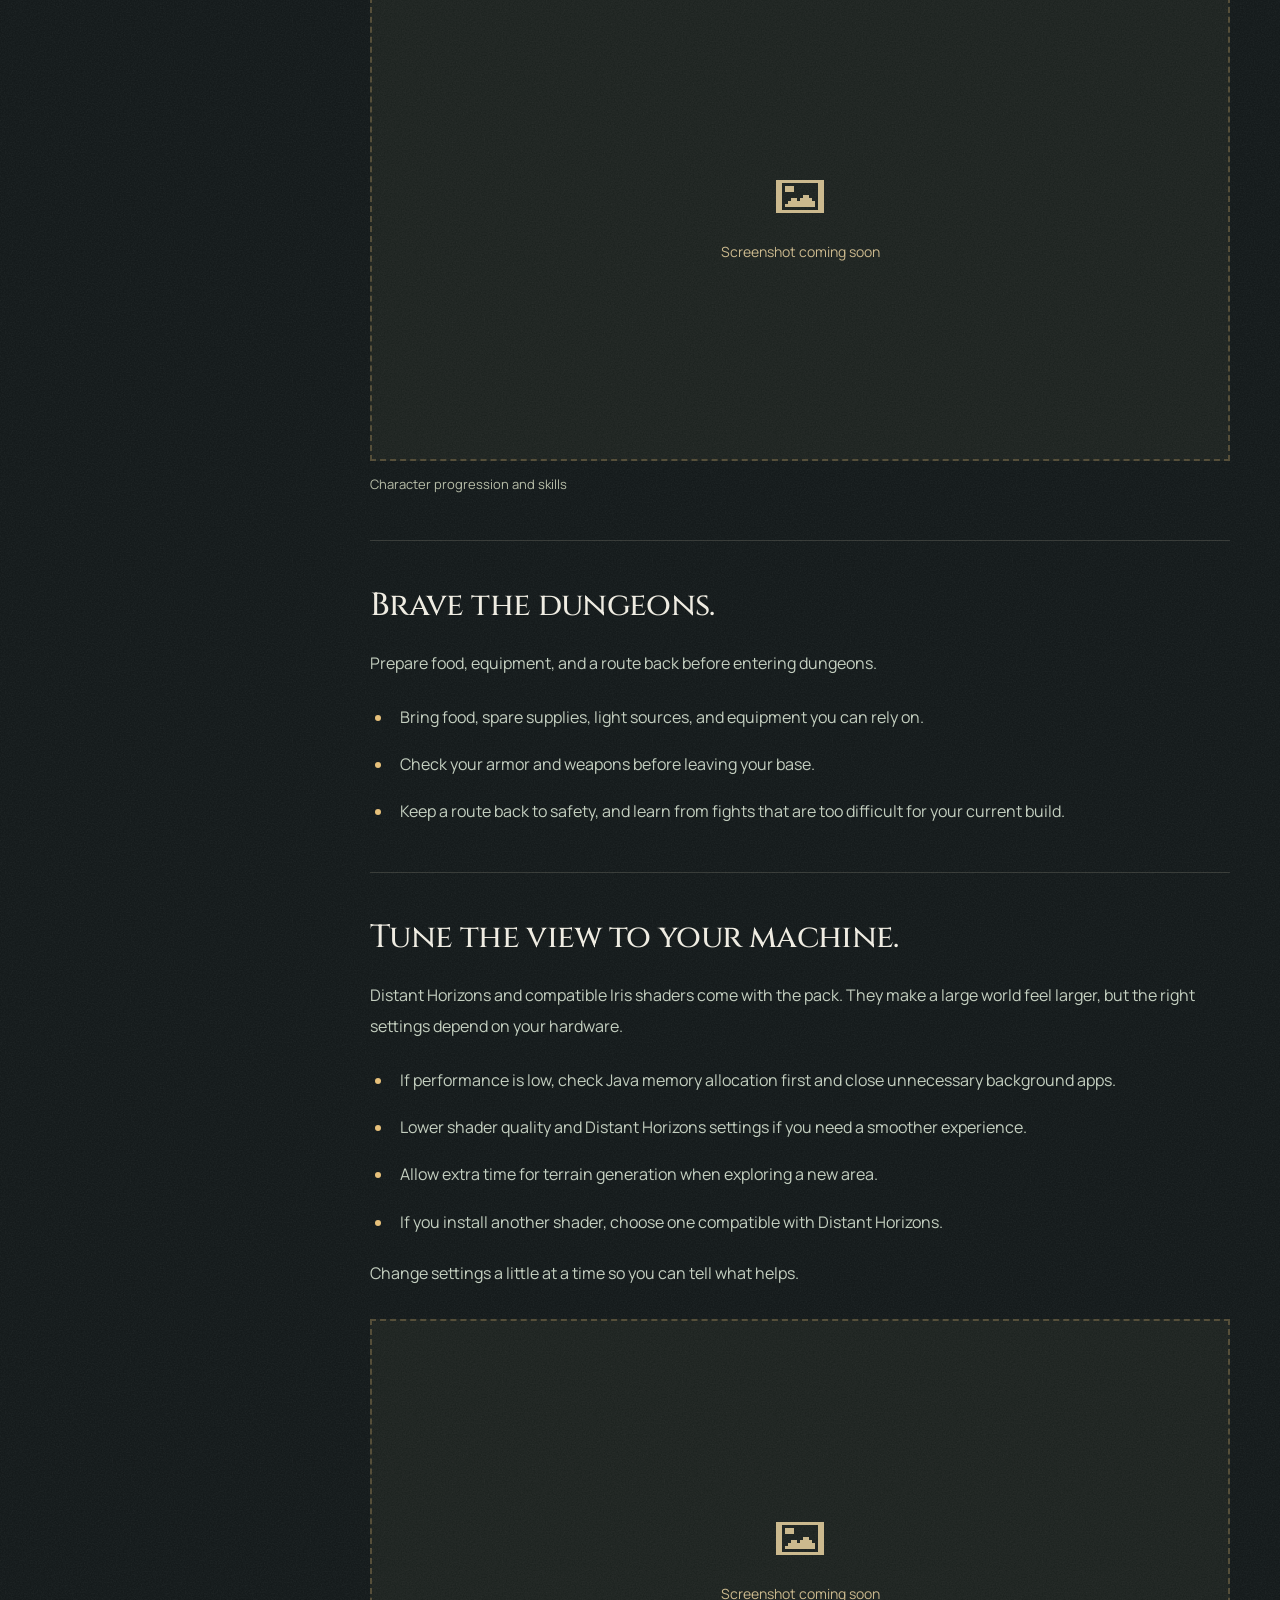
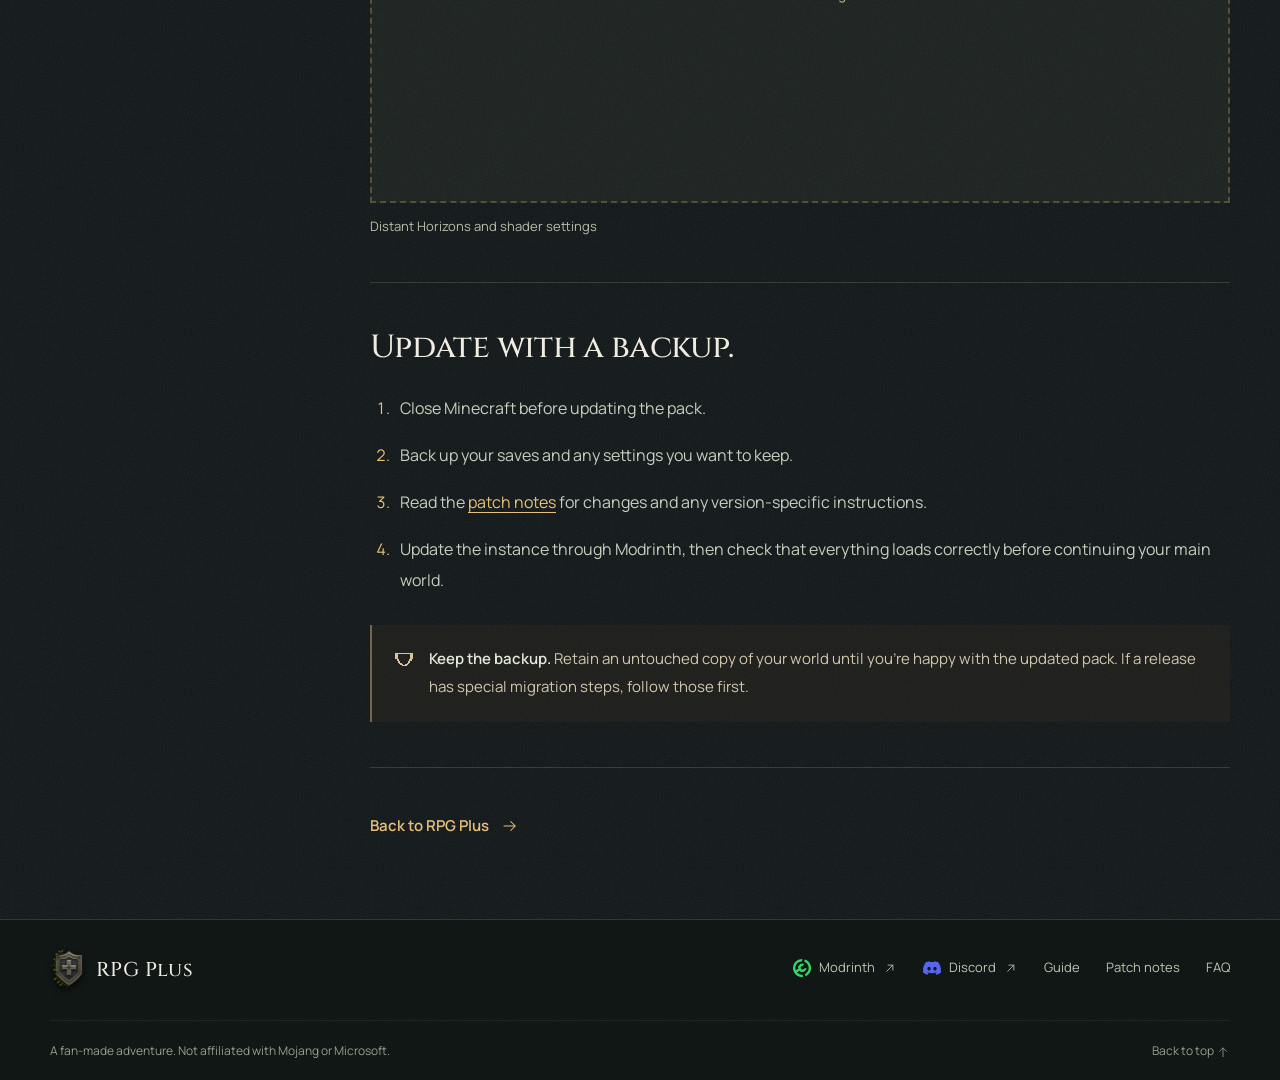
<file: guide.html>
<!DOCTYPE html>
<html lang="en">
<head>
  <meta charset="UTF-8">
  <meta name="viewport" content="width=device-width, initial-scale=1.0">
  <meta name="theme-color" content="#101616">
  <title>Getting Started — RPG Plus Field Guide</title>
  <meta name="description" content="Learn how to install RPG Plus, survive your first night, develop your character, prepare for dungeons, and tune your Minecraft settings.">
  <link rel="icon" type="image/png" href="Logo%20V3%20trans.png">
  <link rel="preconnect" href="https://fonts.googleapis.com">
  <link rel="preconnect" href="https://fonts.gstatic.com" crossorigin>
  <link href="https://fonts.googleapis.com/css2?family=Cinzel:wght@400;500;600;700&family=Manrope:wght@400;500;600;700;800&family=JetBrains+Mono:wght@400;500&display=swap" rel="stylesheet">
  <link rel="stylesheet" href="style.css">
  <script src="script.js" defer></script>
</head>
<body class="guide-page">
  <a class="skip-link" href="#main">Skip to content</a>

  <!-- Shared icons keep component markup small. All instances are decorative. -->
  <svg class="icon-definitions" xmlns="http://www.w3.org/2000/svg" aria-hidden="true">
    <symbol id="icon-arrow" viewBox="0 0 24 24"><path d="M4 12h15m-6-6 6 6-6 6"/></symbol>
    <symbol id="icon-pause" viewBox="0 0 16 16"><path d="M3 3h3v1h-3zM10 3h3v1h-3zM3 4h3v1h-3zM10 4h3v1h-3zM3 5h3v1h-3zM10 5h3v1h-3zM3 6h3v1h-3zM10 6h3v1h-3zM3 7h3v1h-3zM10 7h3v1h-3zM3 8h3v1h-3zM10 8h3v1h-3zM3 9h3v1h-3zM10 9h3v1h-3zM3 10h3v1h-3zM10 10h3v1h-3zM3 11h3v1h-3zM10 11h3v1h-3zM3 12h3v1h-3zM10 12h3v1h-3z"/></symbol>
    <symbol id="icon-play" viewBox="0 0 16 16"><path d="M4 2h2v1h-2zM4 3h3v1h-3zM4 4h4v1h-4zM4 5h5v1h-5zM4 6h6v1h-6zM4 7h7v1h-7zM4 8h6v1h-6zM4 9h5v1h-5zM4 10h4v1h-4zM4 11h3v1h-3zM4 12h2v1h-2z"/></symbol>
    <symbol id="icon-heart" viewBox="0 0 16 16"><path d="M2 2h3v1h-3zM10 2h3v1h-3zM1 3h5v1h-5zM9 3h5v1h-5zM0 4h15v1h-15zM0 5h15v1h-15zM0 6h15v1h-15zM1 7h13v1h-13zM2 8h11v1h-11zM3 9h9v1h-9zM4 10h7v1h-7zM5 11h5v1h-5zM6 12h3v1h-3zM7 13h1v1h-1z"/></symbol>
    <symbol id="icon-rune" viewBox="0 0 16 16"><path d="M7 2h2v1h-2zM7 3h2v1h-2zM6 4h4v1h-4zM6 5h4v1h-4zM4 6h8v1h-8zM0 7h16v1h-16zM4 8h8v1h-8zM6 9h4v1h-4zM6 10h4v1h-4zM7 11h2v1h-2zM7 12h2v1h-2z"/></symbol>
    <symbol id="icon-cube" viewBox="0 0 16 16"><path d="M4 2h8v1h-8zM2 3h2v1h-2zM12 3h2v1h-2zM0 4h2v1h-2zM6 4h4v1h-4zM14 4h2v1h-2zM0 5h4v1h-4zM12 5h4v1h-4zM0 6h2v1h-2zM4 6h2v1h-2zM10 6h2v1h-2zM14 6h2v1h-2zM0 7h2v1h-2zM6 7h4v1h-4zM14 7h2v1h-2zM0 8h2v1h-2zM7 8h2v1h-2zM14 8h2v1h-2zM0 9h2v1h-2zM7 9h2v1h-2zM14 9h2v1h-2zM2 10h2v1h-2zM7 10h2v1h-2zM12 10h2v1h-2zM4 11h2v1h-2zM7 11h2v1h-2zM10 11h2v1h-2zM6 12h4v1h-4z"/></symbol>
    <symbol id="icon-mountain" viewBox="0 0 16 16"><path d="M6 4h2v1h-2zM5 5h4v1h-4zM4 6h6v1h-6zM12 6h2v1h-2zM3 7h2v1h-2zM9 7h6v1h-6zM2 8h2v1h-2zM5 8h4v1h-4zM12 8h4v1h-4zM1 9h2v1h-2zM13 9h3v1h-3zM0 10h16v1h-16z"/></symbol>
    <symbol id="icon-book" viewBox="0 0 16 16"><path d="M1 3h6v1h-6zM8 3h6v1h-6zM0 4h2v1h-2zM7 4h1v1h-1zM14 4h1v1h-1zM0 5h2v1h-2zM7 5h1v1h-1zM14 5h1v1h-1zM0 6h2v1h-2zM3 6h3v1h-3zM7 6h1v1h-1zM9 6h4v1h-4zM14 6h1v1h-1zM0 7h2v1h-2zM7 7h1v1h-1zM14 7h1v1h-1zM0 8h2v1h-2zM3 8h3v1h-3zM7 8h1v1h-1zM9 8h4v1h-4zM14 8h1v1h-1zM0 9h2v1h-2zM7 9h1v1h-1zM14 9h1v1h-1zM0 10h2v1h-2zM7 10h1v1h-1zM14 10h1v1h-1zM0 11h7v1h-7zM8 11h7v1h-7z"/></symbol>
    <symbol id="icon-chart" viewBox="0 0 16 16"><path d="M12 3h3v1h-3zM12 4h3v1h-3zM7 5h3v1h-3zM12 5h3v1h-3zM7 6h3v1h-3zM12 6h3v1h-3zM7 7h3v1h-3zM12 7h3v1h-3zM2 8h3v1h-3zM7 8h3v1h-3zM12 8h3v1h-3zM2 9h3v1h-3zM7 9h3v1h-3zM12 9h3v1h-3zM2 10h3v1h-3zM7 10h3v1h-3zM12 10h3v1h-3zM2 11h3v1h-3zM7 11h3v1h-3zM12 11h3v1h-3zM0 12h16v1h-16z"/></symbol>
    <symbol id="icon-swords" viewBox="0 0 16 16"><path d="M0 1h2v1h-2zM14 1h2v1h-2zM0 2h3v1h-3zM13 2h3v1h-3zM1 3h3v1h-3zM12 3h3v1h-3zM2 4h3v1h-3zM11 4h3v1h-3zM3 5h3v1h-3zM10 5h3v1h-3zM4 6h3v1h-3zM9 6h3v1h-3zM5 7h6v1h-6zM6 8h4v1h-4zM5 9h6v1h-6zM2 10h1v1h-1zM4 10h3v1h-3zM9 10h3v1h-3zM13 10h1v1h-1zM2 11h4v1h-4zM10 11h4v1h-4zM1 12h5v1h-5zM10 12h5v1h-5zM0 13h2v1h-2zM14 13h2v1h-2z"/></symbol>
    <symbol id="icon-shield" viewBox="0 0 16 16"><path d="M1 2h14v1h-14zM1 3h2v1h-2zM13 3h2v1h-2zM1 4h2v1h-2zM13 4h2v1h-2zM1 5h2v1h-2zM13 5h2v1h-2zM1 6h2v1h-2zM13 6h2v1h-2zM2 7h2v1h-2zM12 7h2v1h-2zM2 8h2v1h-2zM12 8h2v1h-2zM3 9h2v1h-2zM11 9h2v1h-2zM4 10h2v1h-2zM10 10h2v1h-2zM5 11h2v1h-2zM9 11h2v1h-2zM6 12h4v1h-4z"/></symbol>
    <symbol id="icon-leaf" viewBox="0 0 16 16"><path d="M8 3h6v1h-6zM6 4h8v1h-8zM4 5h10v1h-10zM3 6h4v1h-4zM10 6h4v1h-4zM2 7h4v1h-4zM8 7h6v1h-6zM2 8h2v1h-2zM6 8h6v1h-6zM2 9h8v1h-8zM3 10h5v1h-5zM2 11h3v1h-3zM1 12h2v1h-2z"/></symbol>
    <symbol id="icon-map" viewBox="0 0 16 16"><path d="M0 3h5v1h-5zM10 3h5v1h-5zM0 4h1v1h-1zM5 4h5v1h-5zM14 4h1v1h-1zM0 5h1v1h-1zM5 5h1v1h-1zM9 5h1v1h-1zM14 5h1v1h-1zM0 6h1v1h-1zM5 6h1v1h-1zM9 6h1v1h-1zM14 6h1v1h-1zM0 7h1v1h-1zM5 7h1v1h-1zM9 7h1v1h-1zM14 7h1v1h-1zM0 8h1v1h-1zM5 8h1v1h-1zM9 8h1v1h-1zM14 8h1v1h-1zM0 9h1v1h-1zM5 9h1v1h-1zM9 9h1v1h-1zM14 9h1v1h-1zM0 10h5v1h-5zM9 10h1v1h-1zM14 10h1v1h-1zM5 11h10v1h-10z"/></symbol>
    <symbol id="icon-fire" viewBox="0 0 16 16"><path d="M7 2h2v1h-2zM6 3h3v1h-3zM6 4h4v1h-4zM5 5h6v1h-6zM2 6h2v1h-2zM5 6h5v1h-5zM12 6h2v1h-2zM2 7h12v1h-12zM1 8h14v1h-14zM1 9h5v1h-5zM10 9h5v1h-5zM1 10h4v1h-4zM7 10h2v1h-2zM11 10h4v1h-4zM2 11h3v1h-3zM6 11h4v1h-4zM11 11h3v1h-3zM3 12h10v1h-10zM4 13h8v1h-8z"/></symbol>
    <symbol id="icon-pickaxe" viewBox="0 0 16 16"><path d="M4 2h8v1h-8zM3 3h11v1h-11zM2 4h3v1h-3zM9 4h6v1h-6zM9 5h3v1h-3zM13 5h3v1h-3zM8 6h3v1h-3zM14 6h2v1h-2zM7 7h3v1h-3zM14 7h2v1h-2zM6 8h3v1h-3zM5 9h3v1h-3zM4 10h3v1h-3zM3 11h3v1h-3zM2 12h3v1h-3zM1 13h3v1h-3z"/></symbol>
    <symbol id="icon-image" viewBox="0 0 16 16"><path d="M0 2h16v1h-16zM0 3h2v1h-2zM14 3h2v1h-2zM0 4h2v1h-2zM3 4h3v1h-3zM14 4h2v1h-2zM0 5h2v1h-2zM3 5h3v1h-3zM14 5h2v1h-2zM0 6h2v1h-2zM14 6h2v1h-2zM0 7h2v1h-2zM9 7h2v1h-2zM14 7h2v1h-2zM0 8h2v1h-2zM5 8h2v1h-2zM8 8h4v1h-4zM14 8h2v1h-2zM0 9h2v1h-2zM4 9h9v1h-9zM14 9h2v1h-2zM0 10h2v1h-2zM3 10h10v1h-10zM14 10h2v1h-2zM0 11h2v1h-2zM14 11h2v1h-2zM0 12h16v1h-16z"/></symbol>
  </svg>

  <!-- Primary navigation -->
  <header class="nav" id="siteNav">
    <div class="nav__inner container">
      <a href="index.html#home" class="nav__brand" aria-label="RPG Plus home">
        <img class="nav__emblem" src="Logo%20V3%20trans.png" width="44" height="51" alt="">
        <span class="nav__title">RPG Plus</span>
      </a>
      <nav class="nav__links" id="navLinks" aria-label="Primary">
        <ul>
          <li><a href="index.html#features">Features</a></li>
          <li><a href="index.html#experience">The Journey</a></li>
          <li><a href="index.html#patch-notes">Patch Notes</a></li>
          <li><a href="guide.html" aria-current="page">Guide</a></li>
          <li><a href="index.html#faq">FAQ</a></li>
        </ul>
      </nav>
      <a class="btn btn--stone nav__cta" aria-label="Download RPG Plus from Modrinth" href="https://modrinth.com/modpack/rpg-plus" target="_blank" rel="noopener">
        <img class="brand-icon brand-icon--modrinth" src="assets/modrinth.svg" width="22" height="22" alt=""> <span class="nav__download-label">Download</span>
      </a>
      <button class="nav__toggle" id="navToggle" type="button" aria-label="Toggle menu" aria-expanded="false" aria-controls="navLinks">
        <span></span><span></span><span></span>
      </button>
    </div>
  </header>

  <main id="main">
    <header class="guide-hero container">
      <nav class="breadcrumbs" aria-label="Breadcrumb"><a href="index.html">Home</a><span aria-hidden="true">/</span><span aria-current="page">Field guide</span></nav>
      <h1>How to play RPG Plus</h1>
      <p class="guide-hero__desc">Installation, progression, and settings.</p>
      <p class="guide-hero__edition"><img class="minecraft-mark" src="assets/minecraft.png" width="24" height="26" alt=""> Minecraft 1.20.1 <span aria-hidden="true">/</span> Fabric</p>
    </header>

    <div class="guide-layout container">
      <nav class="guide-contents" aria-label="Guide chapters">
        <p class="eyebrow">In this guide</p>
        <ol>
          <li><a href="#installation"><span>01</span> Install the pack</a></li>
          <li><a href="#preparation"><span>02</span> Prepare your instance</a></li>
          <li><a href="#first-night"><span>03</span> Your first night</a></li>
          <li><a href="#progression"><span>04</span> Build your character</a></li>
          <li><a href="#dungeons"><span>05</span> Brave the dungeons</a></li>
          <li><a href="#performance"><span>06</span> Shaders &amp; performance</a></li>
          <li><a href="#updating"><span>07</span> Update safely</a></li>
        </ol>
        <a class="text-link" href="index.html#patch-notes">Read the patch notes <svg class="icon" aria-hidden="true"><use href="#icon-arrow"/></svg></a>
      </nav>

      <article class="guide-article" aria-label="Getting started with RPG Plus">
        <section class="guide-chapter" id="installation" aria-labelledby="installationTitle">
          <h2 id="installationTitle">Install the pack.</h2>
          <p>The Modrinth Launcher is the simplest way to install RPG Plus with its included mods and configuration.</p>
          <ol class="guide-steps">
            <li>Install the <a href="https://modrinth.com/app" target="_blank" rel="noopener">Modrinth Launcher</a> and sign in with the Microsoft account you use for Minecraft: Java Edition.</li>
            <li>Search for <strong>RPG Plus</strong> in the launcher, or open the <a href="https://modrinth.com/modpack/rpg-plus" target="_blank" rel="noopener"><img class="brand-icon brand-icon--modrinth" src="assets/modrinth.svg" width="22" height="22" alt=""> RPG Plus Modrinth page</a> and install it from there.</li>
            <li>Choose the pack version you want to play and let the launcher finish downloading its files.</li>
            <li>Launch the RPG Plus instance. Use the pack’s included Minecraft and Fabric versions so its mods stay together.</li>
          </ol>
          <aside class="guide-note"><svg class="icon" aria-hidden="true"><use href="#icon-book"/></svg><p><strong>New to modpacks?</strong> You don’t need to download the included mods one by one. The launcher handles the pack as a complete instance.</p></aside>
          <!-- IMAGE SLOT: replace the placeholder div with <img src="assets/guide/installation.webp" alt="Describe the screenshot" loading="lazy">. -->
          <figure class="guide-media">
            <div class="guide-media__placeholder" role="img" aria-label="Screenshot placeholder: Installing RPG Plus in Modrinth">
              <svg class="icon" aria-hidden="true"><use href="#icon-image"/></svg>
              <span>Screenshot coming soon</span>
            </div>
            <figcaption>Installing RPG Plus in Modrinth</figcaption>
          </figure>
        </section>

        <section class="guide-chapter" id="preparation" aria-labelledby="preparationTitle">
          <h2 id="preparationTitle">Prepare your instance.</h2>
          <ul class="guide-list">
            <li><strong>Check your memory allocation.</strong> The launcher’s default Java memory limit may be low for a large modpack. Adjust it to suit your available RAM, leaving enough for your operating system and other apps.</li>
            <li><strong>Give the first load time.</strong> Loading the mods and generating terrain with Distant Horizons can take longer than vanilla Minecraft.</li>
            <li><strong>Look through Controls.</strong> Open Minecraft’s Controls settings to find the pack’s skill, map, and quest bindings and resolve any conflicts. Use the bindings shown in your installed version.</li>
          </ul>
          <p>Optional quests can provide direction, but you can also ignore the quest log and explore at your own pace.</p>
          <!-- IMAGE SLOT: replace the placeholder div with <img src="assets/guide/preparation.webp" alt="Describe the screenshot" loading="lazy">. -->
          <figure class="guide-media">
            <div class="guide-media__placeholder" role="img" aria-label="Screenshot placeholder: Controls and keybindings">
              <svg class="icon" aria-hidden="true"><use href="#icon-image"/></svg>
              <span>Screenshot coming soon</span>
            </div>
            <figcaption>Controls and keybindings</figcaption>
          </figure>
        </section>

        <section class="guide-chapter" id="first-night" aria-labelledby="firstNightTitle">
          <h2 id="firstNightTitle">Survive your first night.</h2>
          <ol class="guide-steps">
            <li>Gather wood, make your first tools, and secure a reliable supply of food.</li>
            <li>Set up shelter and light it before pushing into unfamiliar terrain.</li>
            <li>Look for equipment upgrades and take manageable fights rather than rushing straight into a dungeon.</li>
            <li>Keep track of safe routes and useful places with the pack’s map system.</li>
          </ol>
        </section>

        <section class="guide-chapter" id="progression" aria-labelledby="progressionTitle">
          <h2 id="progressionTitle">Grow your character.</h2>
          <p>RPG Plus adds character levels and skill points. As you progress, spend earned points on skills that fit how you want to play.</p>
          <ul class="guide-list">
            <li>Find the character or skill menu using the bindings in Controls.</li>
            <li>Read each skill’s description before spending points, and choose upgrades that complement your equipment and playstyle.</li>
            <li>Keep looking for new armor and items. Levels and gear work together to open up tougher adventures.</li>
          </ul>
          <!-- IMAGE SLOT: replace the placeholder div with <img src="assets/guide/progression.webp" alt="Describe the screenshot" loading="lazy">. -->
          <figure class="guide-media">
            <div class="guide-media__placeholder" role="img" aria-label="Screenshot placeholder: Character progression and skills">
              <svg class="icon" aria-hidden="true"><use href="#icon-image"/></svg>
              <span>Screenshot coming soon</span>
            </div>
            <figcaption>Character progression and skills</figcaption>
          </figure>
        </section>

        <section class="guide-chapter" id="dungeons" aria-labelledby="dungeonsTitle">
          <h2 id="dungeonsTitle">Brave the dungeons.</h2>
          <p>Prepare food, equipment, and a route back before entering dungeons.</p>
          <ul class="guide-list">
            <li>Bring food, spare supplies, light sources, and equipment you can rely on.</li>
            <li>Check your armor and weapons before leaving your base.</li>
            <li>Keep a route back to safety, and learn from fights that are too difficult for your current build.</li>
          </ul>
        </section>

        <section class="guide-chapter" id="performance" aria-labelledby="performanceTitle">
          <h2 id="performanceTitle">Tune the view to your machine.</h2>
          <p>Distant Horizons and compatible Iris shaders come with the pack. They make a large world feel larger, but the right settings depend on your hardware.</p>
          <ul class="guide-list">
            <li>If performance is low, check Java memory allocation first and close unnecessary background apps.</li>
            <li>Lower shader quality and Distant Horizons settings if you need a smoother experience.</li>
            <li>Allow extra time for terrain generation when exploring a new area.</li>
            <li>If you install another shader, choose one compatible with Distant Horizons.</li>
          </ul>
          <p>Change settings a little at a time so you can tell what helps.</p>
          <!-- IMAGE SLOT: replace the placeholder div with <img src="assets/guide/performance.webp" alt="Describe the screenshot" loading="lazy">. -->
          <figure class="guide-media">
            <div class="guide-media__placeholder" role="img" aria-label="Screenshot placeholder: Distant Horizons and shader settings">
              <svg class="icon" aria-hidden="true"><use href="#icon-image"/></svg>
              <span>Screenshot coming soon</span>
            </div>
            <figcaption>Distant Horizons and shader settings</figcaption>
          </figure>
        </section>

        <section class="guide-chapter" id="updating" aria-labelledby="updatingTitle">
          <h2 id="updatingTitle">Update with a backup.</h2>
          <ol class="guide-steps">
            <li>Close Minecraft before updating the pack.</li>
            <li>Back up your saves and any settings you want to keep.</li>
            <li>Read the <a href="index.html#patch-notes">patch notes</a> for changes and any version-specific instructions.</li>
            <li>Update the instance through Modrinth, then check that everything loads correctly before continuing your main world.</li>
          </ol>
          <aside class="guide-note"><svg class="icon" aria-hidden="true"><use href="#icon-shield"/></svg><p><strong>Keep the backup.</strong> Retain an untouched copy of your world until you’re happy with the updated pack. If a release has special migration steps, follow those first.</p></aside>
        </section>

        <a class="text-link" href="index.html">Back to RPG Plus <svg class="icon" aria-hidden="true"><use href="#icon-arrow"/></svg></a>
      </article>
    </div>
  </main>

  <footer class="footer">
    <div class="footer__inner container">
      <a class="nav__brand" href="index.html#home" aria-label="RPG Plus home"><img class="nav__emblem" src="Logo%20V3%20trans.png" width="44" height="51" alt="" loading="lazy"><span class="nav__title">RPG Plus</span></a>
      <ul class="footer__links">
        <li><a href="https://modrinth.com/modpack/rpg-plus" target="_blank" rel="noopener"><img class="brand-icon brand-icon--modrinth" src="assets/modrinth.svg" width="22" height="22" alt=""> Modrinth <svg class="icon external-arrow" aria-hidden="true"><use href="#icon-arrow"/></svg></a></li>
        <li><a href="https://discord.gg/dh7jVus9ZX" target="_blank" rel="noopener"><img class="brand-icon brand-icon--discord" src="assets/discord.svg" width="22" height="22" alt=""> Discord <svg class="icon external-arrow" aria-hidden="true"><use href="#icon-arrow"/></svg></a></li>
        <li><a href="guide.html">Guide</a></li>
        <li><a href="index.html#patch-notes">Patch notes</a></li>
        <li><a href="index.html#faq">FAQ</a></li>
      </ul>
    </div>
    <div class="footer__bottom container"><p>A fan-made adventure. Not affiliated with Mojang or Microsoft.</p><a href="#main">Back to top <svg class="icon top-arrow" aria-hidden="true"><use href="#icon-arrow"/></svg></a></div>
  </footer>
</body>
</html>
</file>
<file: style.css>
/* RPG PLUS — weathered stone, living green, and warm golden rune light.
   Keep layout and component rules together; responsive overrides are at the end. */
:root {
  --c-bg: #111718;
  --c-raised: #182020;
  --c-text: #efece2;
  --c-muted: #b8c1bb;
  --c-quiet: #aab7ae;
  --c-stone: #bec2b3;
  --c-line: rgba(192, 191, 169, 0.2);
  --c-accent: #e7c17b;
  --c-green: #a8c593;
  --f-display: 'Cinzel', Georgia, serif;
  --f-body: 'Manrope', system-ui, sans-serif;
  --f-mono: 'JetBrains Mono', monospace;
  --container: 1180px;
  --nav-height: 82px;
  --ease: cubic-bezier(0.22, 0.61, 0.36, 1);
  --stone-texture: url('assets/stone-grain.svg');
}

/* Base and shared primitives */
*,
*::before,
*::after {
  box-sizing: border-box;
}
html {
  scroll-behavior: smooth;
  scroll-padding-top: calc(var(--nav-height) + 24px);
}
body {
  margin: 0;
  background: var(--stone-texture), var(--c-bg);
  color: var(--c-text);
  font: 400 1rem/1.75 var(--f-body);
  -webkit-font-smoothing: antialiased;
}
::selection {
  background: #624b2b;
  color: #fff;
}
a {
  color: inherit;
  text-decoration: none;
}
button {
  font: inherit;
  color: inherit;
  cursor: pointer;
}
img,
svg {
  display: block;
  max-width: 100%;
}
h1,
h2,
h3,
p,
dl,
dd {
  margin: 0;
}
h1,
h2,
h3 {
  font-family: var(--f-display);
  font-weight: 500;
  line-height: 1.25;
}
ul,
ol {
  list-style: none;
  margin: 0;
  padding: 0;
}
.container {
  width: min(var(--container), calc(100% - 96px));
  margin-inline: auto;
}
.section {
  padding-block: 96px;
}
.icon-definitions {
  position: absolute;
  width: 0;
  height: 0;
  overflow: hidden;
}
.icon {
  flex: 0 0 auto;
  width: 22px;
  height: 22px;
  fill: none;
  stroke: currentColor;
  stroke-width: 1.4;
  stroke-linecap: round;
  stroke-linejoin: round;
}
.eyebrow {
  font: 500 0.8125rem/1.6 var(--f-body);
  letter-spacing: 0.16em;
  text-transform: uppercase;
  color: var(--c-stone);
}
.status-dot {
  display: inline-block;
  width: 6px;
  height: 6px;
  flex: 0 0 auto;
  border-radius: 50%;
  background: var(--c-green);
  box-shadow: 0 0 10px #8ab87470;
}
.rune-divider {
  display: flex;
  align-items: center;
  width: 180px;
  gap: 8px;
  margin-block: 27px;
  color: var(--c-accent);
}
.rune-divider span {
  flex: 1;
  height: 1px;
  background: linear-gradient(90deg, transparent, #e7c17b8c);
}
.rune-divider span:last-child {
  transform: rotate(180deg);
}
.rune-divider .icon {
  width: 18px;
  height: 18px;
  filter: drop-shadow(0 0 5px #eac16f88);
}
.rune-divider--center {
  margin-inline: auto;
  margin-bottom: 0;
}
.skip-link {
  position: fixed;
  z-index: 200;
  inset: 12px auto auto 12px;
  padding: 12px 20px;
  background: var(--c-text);
  color: var(--c-bg);
  transform: translateY(-180%);
}
.skip-link:focus {
  transform: translateY(0);
}
a:focus-visible,
button:focus-visible {
  outline: 2px solid var(--c-accent);
  outline-offset: 5px;
}

/* Buttons — light bevels instead of ornate frames. */
.btn {
  position: relative;
  display: inline-flex;
  align-items: center;
  justify-content: center;
  gap: 12px;
  min-height: 50px;
  padding: 13px 21px;
  border: 1px solid #a7b1aa55;
  border-radius: 2px;
  font: 600 0.9375rem/1.5 var(--f-body);
  letter-spacing: 0.02em;
  transition: background 180ms var(--ease), border-color 180ms var(--ease), transform 180ms var(--ease), box-shadow 180ms var(--ease);
}
.btn--primary {
  color: #fff4dd;
  background: linear-gradient(125deg, #493820ee, #30261aed), var(--stone-texture);
  border-color: #d3af6c87;
  box-shadow: inset 0 0 0 3px #211a10, inset 0 0 0 4px #d3af6c32, 0 5px 20px #0003;
}
.btn--primary:hover {
  background: #5a4528;
  border-color: var(--c-accent);
  box-shadow: inset 0 0 0 3px #2d2315, inset 0 0 0 4px #d3af6c65, 0 4px 25px #e8bf7015;
  transform: translateY(-2px);
}
.btn__rune {
  color: var(--c-accent);
  filter: drop-shadow(0 0 4px #eac16f70);
}
.btn__arrow {
  width: 18px;
  height: 18px;
  margin-left: 9px;
}
.btn--ghost {
  background: #1b1811c9;
  border-color: #a3aea747;
  color: #d5dcd7;
}
.btn--ghost:hover,
.btn--stone:hover {
  background: #3d3221;
  border-color: #d9b878a6;
  transform: translateY(-2px);
}
.btn--stone {
  min-height: 42px;
  padding: 9px 19px;
  background: var(--stone-texture), linear-gradient(#30393680, #1b2421b3);
  border-color: #a6aa9261;
  box-shadow: inset 0 0 0 3px #18211db3, inset 0 0 0 4px #a6aa921a;
}
.btn--stone .icon {
  width: 17px;
  height: 17px;
}
.text-link {
  display: inline-flex;
  align-items: center;
  gap: 12px;
  color: var(--c-accent);
  font-size: 0.9375rem;
  font-weight: 600;
}
.text-link .icon {
  width: 18px;
  transition: transform 180ms var(--ease);
}
.text-link:hover .icon {
  transform: translateX(4px);
}

/* Navigation */
.nav {
  position: fixed;
  z-index: 100;
  inset: 0 0 auto;
  height: var(--nav-height);
  background: var(--stone-texture), #111918eb;
  border-top: 2px solid #8d927246;
  border-bottom: 1px solid #b6b69b47;
  box-shadow: 0 4px 0 #060b0b70, inset 0 -4px 0 #b6b69b06;
  backdrop-filter: blur(16px);
  transition: background-color 200ms ease;
}
.nav.is-scrolled {
  background-color: #111918fc;
}
.nav__inner {
  display: flex;
  align-items: center;
  height: 100%;
  gap: 38px;
}
.nav__brand {
  display: inline-flex;
  align-items: center;
  gap: 12px;
  flex-shrink: 0;
}
.nav__emblem {
  width: 44px;
  height: 51px;
  object-fit: contain;
  filter: drop-shadow(0 3px 3px #0009);
}
.nav__title {
  font: 500 26px/1 var(--f-display);
  letter-spacing: 0.02em;
}
.nav__title span {
  color: #c6cbbb;
}
.nav__links {
  margin-left: auto;
}
.nav__links ul {
  display: flex;
  align-items: center;
  gap: 32px;
}
.nav__external {
  display: inline-block;
  width: 12px;
  height: 12px;
  margin-left: 2px;
  transform: rotate(-45deg);
  vertical-align: middle;
}
.nav__links a {
  display: block;
  padding-block: 12px;
  color: #c9cfc6;
  font-size: 0.9375rem;
  transition: color 180ms ease;
}
.nav__links a:hover {
  color: var(--c-accent);
}
.nav__links a span {
  margin-left: 3px;
  color: var(--c-quiet);
}
.nav__toggle {
  display: none;
  align-items: center;
  justify-content: center;
  flex-direction: column;
  gap: 5px;
  width: 44px;
  height: 44px;
  border: 1px solid var(--c-line);
  background: #1d2725;
}
.nav__toggle span {
  display: block;
  height: 1px;
  width: 19px;
  background: var(--c-text);
  transition: transform 180ms ease, opacity 180ms ease;
}
.nav__toggle[aria-expanded="true"] span:first-child {
  transform: translateY(6px) rotate(45deg);
}
.nav__toggle[aria-expanded="true"] span:nth-child(2) {
  opacity: 0;
}
.nav__toggle[aria-expanded="true"] span:last-child {
  transform: translateY(-6px) rotate(-45deg);
}

/* Hero */
.hero {
  position: relative;
  isolation: isolate;
  overflow: clip;
  background: #111b1b;
}
.hero__scenery {
  position: absolute;
  z-index: -2;
  inset: -18px;
  animation: landscape-drift 32s ease-in-out infinite alternate;
  background-image: linear-gradient(90deg, #14120bc4 0%, #1c190f7d 38%, #1b170c10 70%), linear-gradient(0deg, #101616 0%, #10161600 28%, #1d190f15 75%, #10161644), url('assets/ruined-valley.png');
  background-size: cover;
  background-position: center;
}
.hero__inner {
  display: grid;
  grid-template-columns: minmax(0, 1fr) 360px;
  gap: 80px;
  align-items: center;
  padding-top: 198px;
  padding-bottom: 65px;
}
.hero__copy {
  padding-bottom: 12px;
}
.hero__edition {
  display: flex;
  align-items: center;
  gap: 10px;
  margin-bottom: 26px;
  color: #cbd1c7;
  font: 400 0.8125rem/1.5 var(--f-mono);
  letter-spacing: 0.04em;
}
.hero__edition-divider {
  color: #7b8982;
  margin-inline: 4px;
}
.hero__eyebrow {
  margin-bottom: 15px;
  color: #bfc9b7;
  font-size: 0.75rem;
  letter-spacing: 0.17em;
}
.hero h1 {
  font-size: clamp(52px, 5.5vw, 77px);
  font-weight: 500;
  letter-spacing: -0.025em;
  line-height: 1.04;
  text-shadow: 0 2px 2px #090d0e, 0 5px 28px #0006;
}
.hero__period {
  color: var(--c-accent);
}
.hero__desc {
  color: #d2d9d4;
  font-size: 1rem;
  line-height: 1.9;
  text-shadow: 0 2px 12px #000;
}
.hero__actions {
  display: flex;
  gap: 12px;
  margin-top: 29px;
  flex-wrap: wrap;
}
.hero__follow {
  margin-top: 19px;
  color: #a3b3a6;
  font-size: 0.8125rem;
  letter-spacing: 0.07em;
}
.hero__scroll {
  display: flex;
  align-items: center;
  justify-content: center;
  gap: 17px;
  padding: 0 24px 25px;
  color: #a8b5a9;
  font: 400 0.75rem/1.5 var(--f-body);
  text-transform: uppercase;
  letter-spacing: 0.18em;
}
.hero__scroll span:last-child {
  color: var(--c-accent);
  font-size: 16px;
}

/* Save-file artifact. Its border is layered CSS, not a flattened image. */
.save-file {
  position: relative;
  filter: drop-shadow(0 15px 25px #0008);
}
.save-file__frame {
  padding: 6px;
  background: var(--stone-texture), linear-gradient(130deg, #87887a, #4c544d 25%, #242d28 55%, #787f6f 90%, #434d43);
  clip-path: polygon(0 0, 100% 0, 100% calc(100% - 24px), calc(100% - 24px) 100%, 24px 100%, 0 calc(100% - 24px));
}
.save-file__inner {
  padding: 77px 27px 17px;
  border: 1px solid #adb3a15e;
  background: var(--stone-texture), radial-gradient(ellipse at 50% 0%, #2a3432, #151d1d 65%);
  box-shadow: inset 0 0 0 4px #0a110e, inset 0 0 0 5px #868c7347, inset 0 0 45px #0006;
  clip-path: polygon(0 0, 100% 0, 100% calc(100% - 21px), calc(100% - 21px) 100%, 21px 100%, 0 calc(100% - 21px));
}
.save-file__crest {
  position: absolute;
  z-index: 2;
  top: -111px;
  left: 50%;
  width: 166px;
  height: 193px;
  transform: translateX(-50%);
  filter: drop-shadow(0 8px 7px #0009);
}
.save-file__heading {
  text-align: center;
  padding-bottom: 18px;
  border-bottom: 1px solid var(--c-line);
}
.save-file__heading .eyebrow {
  color: #b3bcae;
  font-size: 0.75rem;
  letter-spacing: 0.18em;
  margin-bottom: 6px;
}
.save-file__heading .eyebrow span {
  color: var(--c-accent);
}
.save-file h2 {
  font-size: 21px;
  font-weight: 400;
  letter-spacing: 0.025em;
}
.save-file__level {
  display: flex;
  justify-content: center;
  align-items: baseline;
  gap: 9px;
  margin-top: 14px;
  font-family: var(--f-display);
}
.save-file__level > span:first-child {
  color: #c3c4b4;
  font-size: 22px;
}
#levelNum {
  font-size: 60px;
  line-height: 1.25;
  font-variant-numeric: tabular-nums;
  text-shadow: 0 2px 0 #000;
}
.xp-track {
  margin-top: 9px;
  height: 9px;
  padding: 2px;
  border: 1px solid #949e8f78;
  background: #100e08;
  box-shadow: 0 0 0 2px #131b18;
}
.xp-track > span {
  display: block;
  height: 100%;
  width: var(--fill);
  background: linear-gradient(90deg, #96703a, #f0ce86);
  box-shadow: 0 0 9px #eac16f69;
  transform-origin: left;
  animation: fill-bar 1400ms var(--ease) both;
  animation-delay: 300ms;
}
@keyframes fill-bar {
  from { transform: scaleX(0); }
  to { transform: scaleX(1); }
}
.save-file__xp {
  display: flex;
  justify-content: space-between;
  margin-top: 7px;
  color: #d4c5a9;
  font: 400 0.75rem/1.6 var(--f-mono);
}
.save-file__stats {
  margin-top: 18px;
}
.save-file__stat {
  display: flex;
  align-items: center;
  gap: 18px;
  padding: 12px 2px;
  border-top: 1px solid var(--c-line);
}
.save-file__stat > .icon {
  width: 23px;
  height: 26px;
  color: #b8bba9;
  stroke-width: 1;
}
.save-file dt {
  margin-bottom: 3px;
  color: #bdc8b9;
  font-size: 0.75rem;
  letter-spacing: 0.17em;
  text-transform: uppercase;
}
.save-file dd {
  font: 400 1rem/1.5 var(--f-body);
  color: #e2e5d8;
}
.save-file__check {
  margin-left: 5px;
  color: var(--c-green);
  font-size: 0.9375rem;
}
.save-file__unspent {
  margin-left: 2px;
  font-size: 0.75rem;
  letter-spacing: 0.08em;
  text-transform: uppercase;
  color: var(--c-stone);
}
.save-file__status {
  display: flex;
  align-items: center;
  justify-content: center;
  gap: 8px;
  padding-top: 15px;
  margin-top: 2px;
  border-top: 1px solid var(--c-line);
  color: var(--c-accent);
  font-size: 0.75rem;
  text-transform: uppercase;
  letter-spacing: 0.12em;
}
/* Stat strip */
.stats-strip {
  position: relative;
  border-block: 1px solid #a5ad8740;
  background: var(--stone-texture), linear-gradient(#25302acc, #17211de6);
  box-shadow: inset 0 4px 0 #e4ecc004, inset 0 -4px 0 #0003, 0 5px 20px #0003;
}
.stats-strip__inner {
  display: grid;
  grid-template-columns: repeat(4, 1fr);
  padding-block: 25px;
}
.stats-strip li {
  display: flex;
  align-items: center;
  justify-content: center;
  gap: 15px;
  padding: 3px 16px;
  border-left: 1px solid var(--c-line);
  color: #d1d6c7;
  font: 400 0.8125rem/1.6 var(--f-body);
  letter-spacing: 0.07em;
}
.stats-strip li:first-child {
  border-left: 0;
}
.stats-strip .icon {
  color: #a4b29b;
  width: 23px;
  height: 23px;
}
.stats-strip strong {
  font-weight: 700;
}

/* Section headings and image-led feature chapters */
.section-head h2,
.faq h2,
.discord-cta h2 {
  font-size: clamp(30px, 3.2vw, 42px);
  line-height: 1.3;
  letter-spacing: -0.025em;
}
.section-head--center {
  text-align: center;
  margin-bottom: 45px;
}
.chapter-label {
  display: flex;
  justify-content: center;
  align-items: center;
  gap: 18px;
  margin-bottom: 15px;
  font-size: 0.75rem;
  color: #b8baa3;
}
.chapter-label > span {
  height: 1px;
  width: 50px;
  background: linear-gradient(90deg, transparent, #c3c2a44d);
  position: relative;
}
.chapter-label > span:last-child {
  transform: rotate(180deg);
}
.chapter-label > span::after {
  content: '';
  position: absolute;
  width: 4px;
  height: 4px;
  border: 1px solid #a7aa8f;
  right: -1px;
  top: -1.5px;
  transform: rotate(45deg);
}
.section-head__desc {
  max-width: 530px;
  margin: 14px auto 0;
  color: var(--c-muted);
  font-size: 1rem;
}
.chapter-grid {
  display: grid;
  grid-template-columns: repeat(3, minmax(0, 1fr));
  gap: 28px;
}
.chapter-card__art {
  position: relative;
  aspect-ratio: 1.5;
  border: 1px solid #9da48c73;
  box-shadow: 0 0 0 4px #161e1c, 0 0 0 5px #a2a48d2e;
  background-image: url('assets/adventure-scenes.png');
  background-size: 300% auto;
  background-repeat: no-repeat;
  transition: border-color 250ms ease, box-shadow 250ms ease;
}
.chapter-card:hover .chapter-card__art {
  border-color: #e3bf79b3;
  box-shadow: 0 0 0 4px #2d261a, 0 0 0 5px #d6b4746b;
}
.chapter-card__art--world { background-position: 0% 46%; }
.chapter-card__art--dungeon { background-position: 50% 48%; }
.chapter-card__art--boss { background-position: 100% 28%; }
.chapter-card__art::after {
  content: '';
  position: absolute;
  inset: 5px;
  border: 1px solid #e3e1c621;
  pointer-events: none;
}
.chapter-card__number {
  position: absolute;
  z-index: 1;
  top: -12px;
  left: 50%;
  transform: translateX(-50%);
  display: grid;
  place-items: center;
  width: 30px;
  height: 30px;
  background: var(--stone-texture), #1c2421;
  border: 1px solid #979f87ad;
  box-shadow: 0 0 0 3px #101616;
  font: 400 1rem/1 var(--f-display);
  color: #dedbca;
}
.chapter-card__copy {
  padding: 26px 3px 0;
}
.chapter-card__copy .eyebrow {
  margin-bottom: 9px;
  font-size: 0.75rem;
  letter-spacing: 0.16em;
  color: #9eae97;
}
.chapter-card h3 {
  font-size: 21px;
  font-weight: 400;
  letter-spacing: -0.02em;
}
.chapter-card__copy > p:last-child {
  margin-top: 11px;
  font-size: 1rem;
  line-height: 1.9;
  color: var(--c-muted);
  max-width: 340px;
}
.field-notes {
  display: flex;
  align-items: center;
  justify-content: space-between;
  gap: 24px;
  border-block: 1px solid var(--c-line);
  margin-top: 53px;
  padding-block: 22px;
}
.field-notes__label {
  display: flex;
  align-items: center;
  gap: 10px;
  color: #b8c6b2;
  font: 400 0.875rem/1.5 var(--f-display);
  white-space: nowrap;
}
.field-notes__label .icon {
  width: 18px;
  height: 18px;
}
.field-notes ul {
  display: flex;
  gap: 29px;
  flex-wrap: wrap;
}
.field-notes li {
  display: flex;
  align-items: center;
  gap: 8px;
  font-size: 0.8125rem;
  color: #bdc5b7;
}
.field-notes li .icon {
  width: 15px;
  height: 15px;
  color: #879b7e;
}

/* The progression path */
.experience {
  padding-top: 5px;
  padding-bottom: 100px;
}
.journey {
  display: grid;
  grid-template-columns: repeat(4, minmax(0, 1fr));
  position: relative;
  margin-top: 45px;
}
.journey::before {
  content: '';
  position: absolute;
  top: 34px;
  left: 12.5%;
  right: 12.5%;
  height: 1px;
  background: linear-gradient(90deg, #9e876470, #e6bc6f8c, #9e876470);
}
.journey__step {
  position: relative;
  text-align: center;
  padding-inline: 21px;
}
.journey__step:not(:last-child)::after {
  content: '>';
  position: absolute;
  right: -4px;
  top: 19px;
  font: 400 22px/1.4 var(--f-body);
  color: #c8a969;
  text-shadow: 0 0 8px #e8b65b70;
}
.journey__medallion {
  position: relative;
  display: grid;
  place-items: center;
  width: 68px;
  height: 68px;
  margin-inline: auto;
  margin-bottom: 22px;
  border-radius: 50%;
  border: 1px solid #acb29b9c;
  background: var(--stone-texture), linear-gradient(135deg, #303c33, #172220 70%);
  box-shadow: 0 0 0 5px var(--c-bg), inset 0 0 0 4px #15201c, inset 0 0 0 5px #8b9b7947;
}
.journey__medallion .icon {
  width: 29px;
  height: 29px;
  color: #c2cbb5;
  stroke-width: 1.2;
}
.journey__number {
  display: block;
  font: 400 0.75rem/1.5 var(--f-mono);
  color: #8da096;
  margin-bottom: 7px;
}
.journey h3 {
  font-size: 21px;
}
.journey p {
  max-width: 210px;
  margin: 10px auto 0;
  color: var(--c-muted);
  font-size: 1rem;
  line-height: 1.9;
}

/* FAQ */
.faq {
  display: grid;
  grid-template-columns: 0.8fr 1.2fr;
  gap: 36px 100px;
  padding-block: 100px;
}
.faq__heading {
  grid-column: 1 / -1;
  max-width: 760px;
}
.faq__heading .eyebrow { margin-bottom: 16px; }
.faq__intro {
  align-self: start;
  padding-left: 24px;
  border-left: 2px solid #e7c17b5c;
}
.faq__intro h3 { font-size: 26px; line-height: 1.4; }
.faq__intro > p {
  margin-top: 18px;
  color: var(--c-muted);
  font-size: 1rem;
  line-height: 1.9;
}
.faq__guide-button { margin-top: 24px; }
.faq__intro > .faq__community { margin-top: 28px; font-size: 0.875rem; }
.faq__intro .text-link {
  display: flex;
  width: fit-content;
  margin-top: 22px;
}
.faq-list__title {
  padding-bottom: 20px;
  border-bottom: 1px solid var(--c-line);
  font-size: 23px;
}
.faq-item {
  border-bottom: 1px solid var(--c-line);
}
.faq-item:first-child {
  border-top: 1px solid var(--c-line);
}
.faq-item h3 {
  font: inherit;
}
.faq-item__q {
  display: flex;
  align-items: center;
  justify-content: space-between;
  gap: 24px;
  width: 100%;
  text-align: left;
  padding: 23px 2px;
  border: 0;
  background: transparent;
  font-size: 1rem;
  font-weight: 500;
  transition: color 180ms ease;
}
.faq-item__q:hover,
.faq-item__q[aria-expanded="true"] {
  color: var(--c-accent);
}
.faq-item__icon {
  position: relative;
  flex: 0 0 auto;
  width: 12px;
  height: 12px;
  color: #b3bba4;
}
.faq-item__icon::before,
.faq-item__icon::after {
  content: '';
  position: absolute;
  background: currentColor;
  top: 5px;
  left: 0;
  width: 12px;
  height: 1px;
  transition: transform 200ms ease;
}
.faq-item__icon::after {
  transform: rotate(90deg);
}
.faq-item__q[aria-expanded="true"] .faq-item__icon::after {
  transform: rotate(0);
}
/* Answers remain available when JavaScript is disabled. */
.js .faq-item__a {
  max-height: 0;
  overflow: hidden;
  visibility: hidden;
  transition: max-height 300ms var(--ease), visibility 300ms;
}
.js .faq-item:has(.faq-item__q[aria-expanded="true"]) .faq-item__a {
  visibility: visible;
}
.faq-item__a p {
  padding: 0 28px 23px 2px;
  color: var(--c-muted);
  font-size: 1rem;
  line-height: 1.9;
}
.faq-item__a strong {
  color: #d3dbc8;
  font-weight: 500;
}

/* Final invitation and footer */
.discord-cta {
  position: relative;
  padding: 63px 32px 54px;
  margin-bottom: 80px;
  border: 1px solid #a9b0964a;
  background: var(--stone-texture), radial-gradient(ellipse at 50% 0%, #293a2c88, transparent 70%), #17211d;
  text-align: center;
  box-shadow: inset 0 0 0 5px #14201b, inset 0 0 0 6px #a0ae871a;
}
.discord-cta__rune {
  position: absolute;
  left: 50%;
  top: -14px;
  width: 28px;
  height: 28px;
  padding: 4px;
  background: #15201c;
  transform: translateX(-50%);
  color: var(--c-accent);
  filter: drop-shadow(0 0 8px #eac57533);
}
.discord-cta > .eyebrow {
  margin-bottom: 12px;
  color: #b6bea6;
}
.discord-cta h2 {
  font-size: clamp(27px, 3vw, 38px);
}
.discord-cta > p:not(.eyebrow) {
  margin-top: 15px;
  color: #bbc6b4;
  font-size: 0.9375rem;
}
.discord-cta__actions {
  display: flex;
  justify-content: center;
  gap: 13px;
  margin-top: 29px;
}
.discord-cta > .discord-cta__follow {
  margin-top: 22px;
  color: #94a48f;
  font-size: 0.8125rem;
}
.footer {
  border-top: 1px solid var(--c-line);
  background: #0d1412a6;
}
.footer__inner {
  display: flex;
  align-items: center;
  gap: 26px;
  padding-block: 30px;
}
.footer .nav__emblem {
  width: 34px;
  height: 40px;
}
.footer .nav__title {
  font-size: 20px;
}
.footer__tag {
  font-size: 0.75rem;
  color: #94a18e;
}
.footer__links {
  display: flex;
  gap: 26px;
  margin-left: auto;
  color: #bbc5b2;
  font-size: 0.8125rem;
}
.footer a:hover {
  color: var(--c-accent);
}
.footer__bottom {
  display: flex;
  justify-content: space-between;
  gap: 25px;
  padding-block: 19px;
  border-top: 1px solid #b0bf9c16;
  color: #92a08c;
  font-size: 0.75rem;
}

/* Progressive enhancement: content is visible without JS or observer support. */
.has-reveals .reveal {
  opacity: 0;
  transform: translateY(18px);
  transition: opacity 650ms var(--ease), transform 650ms var(--ease);
}
.has-reveals .reveal.in-view {
  opacity: 1;
  transform: translateY(0);
}

/* Brand marks and secondary actions */
.brand-icon {
  display: inline-block;
  flex: 0 0 auto;
  width: 22px;
  height: 22px;
  vertical-align: middle;
}
.nav__discord.btn--icon {
  width: 42px;
  height: 42px;
  min-width: 42px;
  min-height: 42px;
  padding: 9px;
}
.nav__discord:hover .brand-icon {
  filter: brightness(1.2);
}
.nav__cta .brand-icon {
  width: 20px;
  height: 20px;
}
.footer__links a {
  display: inline-flex;
  align-items: center;
  gap: 8px;
}
.footer__links .brand-icon {
  width: 18px;
  height: 18px;
}
.hero__community {
  display: inline-flex;
  align-items: stretch;
  gap: 12px;
}
.btn--icon {
  width: 52px;
  min-width: 52px;
  padding: 12px;
}
.support {
  display: flex;
  align-items: center;
  justify-content: center;
  flex-wrap: wrap;
  gap: 16px 24px;
  margin-top: 34px;
  padding-top: 28px;
  border-top: 1px solid var(--c-line);
}
.support p {
  color: #c2ccb9;
  font-size: 0.9375rem;
}
.support__action {
  display: flex;
  align-items: center;
  flex-direction: column;
  gap: 8px;
}
.support__availability {
  color: #c6b3b7;
  font-size: 0.75rem;
}
.btn--support {
  color: #eedbdc;
  background: #382a2d88;
  border-color: #c39ca066;
  min-height: 46px;
}
.btn--support .icon {
  width: 18px;
  height: 18px;
  color: #efb4be;
}
.btn--support:not(:disabled):hover {
  border-color: #e5b4bc;
  background: #4a343acc;
}
.btn--support:disabled {
  cursor: default;
  color: #dbc8c9;
}

/* Living hero: slow scenery, drifting mist, and a handful of floating rune sparks.
   Transforms and opacity keep the animation off the layout path. */
.hero__edition .status-dot {
  position: relative;
  width: 7px;
  height: 7px;
  animation: version-glow 2400ms ease-in-out infinite;
}
.hero__edition .status-dot::after {
  content: '';
  position: absolute;
  inset: -5px;
  border: 1px solid #b7df9e;
  border-radius: 50%;
  animation: version-ring 2400ms ease-out infinite;
}
.hero__atmosphere {
  position: absolute;
  z-index: -1;
  inset: var(--nav-height) 0 0;
  max-height: 900px;
  overflow: hidden;
  pointer-events: none;
  /* Fade the mist before its clipped edge, including on taller hero layouts. */
  -webkit-mask-image: linear-gradient(to bottom, transparent, #000 12%, #000 65%, transparent);
  mask-image: linear-gradient(to bottom, transparent, #000 12%, #000 65%, transparent);
}
.hero__atmosphere::before,
.hero__atmosphere::after {
  content: '';
  position: absolute;
  inset: 35% -15% -15%;
  background: radial-gradient(ellipse at 60% 55%, #e5d9bc1c, transparent 55%);
  animation: valley-mist 24s ease-in-out infinite alternate;
}
.hero__atmosphere::after {
  background: radial-gradient(ellipse at 35% 80%, #f3d5a319, transparent 48%);
  animation-duration: 32s;
  animation-direction: alternate-reverse;
}
.hero__mote {
  position: absolute;
  left: var(--x);
  bottom: 4%;
  width: 5px;
  height: 5px;
  background: #f6dca4;
  border-radius: 50%;
  box-shadow: 0 0 10px 3px #edc67955;
  opacity: 0;
  animation: rune-rise var(--duration) linear var(--delay) infinite;
}
.hero__mote:nth-child(odd) {
  width: 9px;
  height: 9px;
  clip-path: polygon(50% 0, 60% 40%, 100% 50%, 60% 60%, 50% 100%, 40% 60%, 0 50%, 40% 40%);
  background: #ffe6b3;
}
.hero__copy > * {
  animation: chapter-arrive 1000ms var(--ease) both;
}
.hero__copy h1 { animation-delay: 100ms; }
.hero__copy .rune-divider { animation-delay: 200ms; }
.hero__copy .hero__desc { animation-delay: 300ms; }
.hero__copy .hero__actions { animation-delay: 400ms; }
.hero__copy .hero__follow { animation-delay: 500ms; }
.hero .rune-divider .icon {
  animation: rune-breathe 5s ease-in-out infinite;
}
.save-file__crest {
  animation: crest-hover 8s ease-in-out infinite;
}
.motion-toggle {
  position: absolute;
  right: max(48px, calc((100% - var(--container)) / 2));
  bottom: 20px;
  display: none;
  align-items: center;
  gap: 8px;
  padding: 8px 10px;
  border: 1px solid #a2b5a24d;
  border-radius: 2px;
  background: #1b1710a3;
  color: #c3d1c5;
  font-size: 0.75rem;
}
.js .motion-toggle { display: inline-flex; }
.motion-toggle .icon {
  width: 14px;
  height: 14px;
}
.motion-toggle:hover { border-color: #dfbd7d; color: var(--c-text); }
.hero.is-motion-paused *,
.hero.is-motion-paused *::before,
.hero.is-motion-paused *::after,
.hero.is-out-of-view *,
.hero.is-out-of-view *::before,
.hero.is-out-of-view *::after {
  animation-play-state: paused;
}
.hero.is-motion-paused .hero__copy > * {
  animation-play-state: running;
}
@keyframes landscape-drift {
  from { transform: scale(1.025) translate3d(-0.35%, 0, 0); }
  to { transform: scale(1.065) translate3d(0.35%, -0.5%, 0); }
}
@keyframes valley-mist {
  from { transform: translate3d(-6%, 3%, 0); opacity: 0.3; }
  to { transform: translate3d(6%, -4%, 0); opacity: 0.85; }
}
@keyframes rune-rise {
  0% { transform: translate3d(0, 0, 0); opacity: 0; }
  12% { opacity: 0.65; }
  50% { transform: translate3d(18px, -280px, 0); opacity: 0.4; }
  85% { opacity: 0.55; }
  100% { transform: translate3d(-14px, -560px, 0); opacity: 0; }
}
@keyframes version-glow {
  0%, 100% { opacity: 0.75; box-shadow: 0 0 5px #8ab87460; }
  50% { opacity: 1; box-shadow: 0 0 13px 2px #9bc98088; }
}
@keyframes version-ring {
  0% { transform: scale(0.4); opacity: 0.75; }
  85%, 100% { transform: scale(1.55); opacity: 0; }
}
@keyframes chapter-arrive {
  from { opacity: 0; transform: translateY(14px); }
  to { opacity: 1; transform: translateY(0); }
}
@keyframes rune-breathe {
  0%, 100% { opacity: 0.7; transform: scale(0.95); }
  50% { opacity: 1; transform: scale(1.15); }
}
@keyframes crest-hover {
  0%, 100% { transform: translate(-50%, 0); }
  50% { transform: translate(-50%, -5px); }
}

/* Minecraft identity and the latest modpack patch */
.minecraft-mark {
  display: inline-block;
  flex: 0 0 auto;
  width: 24px;
  height: 26px;
  object-fit: contain;
  vertical-align: middle;
}
/* Full-width patch backdrop. The release owns its image through --patch-background. */
.patch-notes {
  position: relative;
  isolation: isolate;
  border-block: 1px solid var(--c-line);
  background: #162322;
}
.patch-notes::before {
  content: '';
  position: absolute;
  z-index: -1;
  inset: 0;
  background-image: linear-gradient(90deg, #101a19f2 5%, #11201ad9 40%, #101f1d85), var(--patch-background);
  background-position: center, 50% 52%;
  background-size: cover;
}
.patch-notes__inner {
  display: grid;
  grid-template-columns: minmax(0, 1.05fr) minmax(0, 0.95fr);
  align-items: center;
  gap: 90px;
  padding-block: 88px;
}
.patch-notes .section-head {
  margin-bottom: 0;
}
.patch-notes .section-head > .eyebrow {
  margin-bottom: 16px;
  color: #c5d1b9;
}
.patch-notes__intro {
  margin-top: 20px;
  color: #c9d3c6;
  font-size: 1rem;
  max-width: 420px;
}
.patch-notes__release {
  min-width: 0;
  padding: 8px 0 8px 34px;
  border-left: 1px solid #bdcebd4d;
}
.patch-notes__meta {
  display: flex;
  align-items: center;
  flex-wrap: wrap;
  gap: 18px;
  margin-top: 28px;
}
.patch-notes__version {
  padding: 8px 14px;
  border: 1px solid var(--c-accent);
  border-left-width: 3px;
  background: linear-gradient(135deg, #594322b3, #282115cc);
  color: var(--c-accent);
  box-shadow: inset 0 0 12px #e7c17b0d, 0 0 18px #e7c17b12;
  font: 400 1.25rem/1.5 var(--f-mono);
  overflow-wrap: anywhere;
}
.patch-notes__meta .eyebrow {
  color: #c4d1bd;
  font-size: 0.75rem;
  letter-spacing: 0.08em;
}
.patch-notes__body h3 {
  font-size: 27px;
}
.patch-notes__summary {
  color: #d1dacd;
  font-size: 1rem;
  line-height: 1.9;
  margin-top: 18px;
}
.patch-notes__group {
  margin: 25px 0 0;
  color: var(--c-accent);
  font: 600 1rem/1.5 var(--f-body);
}
.patch-notes__list {
  padding-left: 20px;
  list-style: disc;
  margin-top: 12px;
  color: #e2e8dd;
  font-size: 1rem;
}
.patch-notes__list:empty { display: none; }
.patch-notes__list li + li { margin-top: 10px; }
.patch-notes__list li::marker { color: var(--c-accent); }
.patch-notes__body .text-link {
  margin-top: 25px;
  flex-wrap: wrap;
  font-size: 0.875rem;
}

/* Standalone guide: a quiet reading layout with persistent chapter links. */
.nav__links a[aria-current="page"] {
  color: var(--c-accent);
}
.guide-hero {
  position: relative;
  padding-top: calc(var(--nav-height) + 50px);
  padding-bottom: 52px;
  border-bottom: 1px solid var(--c-line);
}
.breadcrumbs {
  display: flex;
  flex-wrap: wrap;
  gap: 13px;
  margin-bottom: 40px;
  font-size: 0.8125rem;
  color: var(--c-muted);
}
.breadcrumbs a {
  color: var(--c-accent);
}
.guide-hero > .eyebrow {
  margin-bottom: 17px;
  font-size: 0.75rem;
}
.guide-hero h1 {
  font-size: clamp(40px, 5.3vw, 68px);
  font-weight: 400;
  line-height: 1.15;
  letter-spacing: -0.03em;
}
.guide-hero__desc {
  max-width: 680px;
  margin-top: 24px;
  color: #c3cec2;
  font-size: 1.0625rem;
  line-height: 1.9;
}
.guide-hero__edition {
  display: flex;
  align-items: center;
  gap: 12px;
  margin-top: 27px;
  color: #c6d0bf;
  font: 400 0.75rem/1.5 var(--f-mono);
}
.guide-layout {
  display: grid;
  grid-template-columns: 245px minmax(0, 1fr);
  align-items: start;
  gap: 75px;
  padding-block: 52px 80px;
}
.guide-contents {
  position: sticky;
  top: calc(var(--nav-height) + 30px);
  padding: 24px;
  border: 1px solid var(--c-line);
  background: var(--stone-texture), #16221e;
}
.guide-contents > .eyebrow {
  margin-bottom: 20px;
  font-size: 0.75rem;
}
.guide-contents ol {
  display: grid;
  gap: 7px;
}
.guide-contents li a {
  display: flex;
  align-items: baseline;
  gap: 12px;
  padding-block: 7px;
  color: #c5d0be;
  font-size: 0.875rem;
}
.guide-contents li span {
  color: #b4a180;
  font: 400 0.75rem/1.5 var(--f-mono);
}
.guide-contents a:hover {
  color: var(--c-accent);
}
.guide-contents > .text-link {
  margin-top: 23px;
  padding-top: 20px;
  border-top: 1px solid var(--c-line);
  font-size: 0.8125rem;
}
.guide-article {
  min-width: 0;
}
.guide-chapter {
  padding-bottom: 45px;
  margin-bottom: 43px;
  border-bottom: 1px solid var(--c-line);
  scroll-margin-top: calc(var(--nav-height) + 26px);
}
.guide-chapter > .eyebrow {
  margin-bottom: 15px;
  font-size: 0.75rem;
}
.guide-chapter h2,
.guide-help h2 {
  font-size: clamp(27px, 2.5vw, 34px);
  line-height: 1.35;
  letter-spacing: -0.02em;
}
.guide-chapter > p:not(.eyebrow),
.guide-help > p:not(.eyebrow) {
  margin-top: 20px;
  color: #c4cfc0;
  font-size: 1rem;
  line-height: 1.95;
}
.guide-article strong {
  color: #e2e7db;
  font-weight: 600;
}
.guide-steps,
.guide-list {
  margin-top: 23px;
  padding-left: 23px;
  color: #c4cfc0;
  font-size: 1rem;
  line-height: 1.95;
}
.guide-steps {
  list-style: decimal;
}
.guide-list {
  list-style: disc;
}
.guide-steps li,
.guide-list li {
  padding-left: 7px;
}
.guide-steps li + li,
.guide-list li + li {
  margin-top: 16px;
}
.guide-steps li::marker,
.guide-list li::marker {
  color: var(--c-accent);
}
.guide-article li a {
  color: var(--c-accent);
  text-decoration: underline;
  text-underline-offset: 4px;
}
.guide-article li a .brand-icon {
  width: 18px;
  height: 18px;
  margin-right: 3px;
}
.guide-note {
  display: flex;
  align-items: flex-start;
  gap: 15px;
  margin-top: 28px;
  padding: 20px 22px;
  border-left: 2px solid #c5aa7480;
  background: #352d2059;
  font-size: 0.9375rem;
  color: #d1c6ae;
}
.guide-note .icon {
  width: 20px;
  height: 20px;
  margin-top: 5px;
  color: #d8c39b;
}
.guide-note p {
  line-height: 1.9;
}
.guide-help {
  padding: 30px;
  border: 1px solid var(--c-line);
  background: var(--stone-texture), #1a2821;
}
.guide-help > .eyebrow {
  margin-bottom: 12px;
  font-size: 0.75rem;
}
.guide-help .btn {
  margin-top: 25px;
}
.guide-help > .text-link {
  display: flex;
  width: fit-content;
  margin-top: 23px;
  font-size: 0.875rem;
}

@media (max-width: 1100px) {
  .guide-layout { grid-template-columns: 220px minmax(0, 1fr); gap: 40px; }
}
@media (max-width: 820px) {
  .guide-layout { grid-template-columns: 1fr; gap: 35px; }
  .guide-contents { position: static; }
  .guide-contents ol { grid-template-columns: repeat(2, minmax(0, 1fr)); column-gap: 24px; }
}
@media (max-width: 640px) {
  .patch-notes__inner { padding-block: 65px; grid-template-columns: 1fr; gap: 32px; }
  .patch-notes__release { border-left: 0; border-top: 1px solid #bdcebd4d; padding: 27px 0 0; }
  .patch-notes__body h3 { font-size: 24px; }
  .patch-notes__body .text-link { font-size: 0.8125rem; }
  .guide-hero { padding-top: calc(var(--nav-height) + 30px); padding-bottom: 38px; }
  .breadcrumbs { margin-bottom: 30px; }
  .guide-hero h1 { font-size: clamp(32px, 10vw, 48px); }
  .guide-hero__desc { font-size: 1rem; }
  .guide-layout { padding-block: 35px 55px; }
  .guide-contents { padding: 23px; }
  .guide-contents ol { grid-template-columns: 1fr; }
  .guide-chapter { padding-bottom: 33px; margin-bottom: 32px; }
  .guide-note { padding: 18px 17px; gap: 12px; }
  .guide-help { padding: 25px; }
  .guide-help .btn { padding-inline: 17px; }
  .footer__links { flex-wrap: wrap; gap: 16px 24px; }
}

/* Monocraft: Minecraft-inspired pixel lettering, distributed under the OFL. */
@font-face {
  font-family: 'Monocraft';
  src: url('assets/fonts/Monocraft.ttf') format('truetype');
  font-style: normal;
  font-weight: 400;
  font-display: swap;
}
.icon {
  fill: currentColor;
  stroke: none;
  shape-rendering: crispEdges;
}
.brand-icon--modrinth { color: #39d467; }
.brand-icon--discord { color: #7380ff; }
.brand-icon--github { color: #e4e9e3; }
.hero__edition,
.guide-hero__edition {
  flex-wrap: wrap;
  font-family: 'Monocraft', monospace;
  font-size: 0.8125rem;
  line-height: 1.8;
  letter-spacing: 0;
}
.external-arrow,
.top-arrow,
.down-arrow { width: 14px; height: 14px; }
.external-arrow { transform: rotate(-45deg); }
.top-arrow { display: inline-block; transform: rotate(-90deg); vertical-align: middle; }
.down-arrow { transform: rotate(90deg); }
.hero__desc { max-width: 480px; }
.btn--support {
  color: var(--c-accent);
  border-color: #d3af6c88;
  background: #3a2c1b99;
}
.btn--support .icon { color: var(--c-accent); }
.btn--support:not(:disabled):hover { border-color: var(--c-accent); background: #5a4528; }
.journey__step:not(:last-child)::after { font-family: 'Monocraft', monospace; }
.nav__toggle span { height: 2px; }
.faq-item__icon::before,
.faq-item__icon::after { height: 2px; }

/* Screenshot slots accept a normal image in place of the placeholder div. */
.guide-media {
  margin: 30px 0 0;
}
.guide-media > img {
  width: 100%;
  height: auto;
  border: 1px solid #c7a46366;
}
.guide-media__placeholder {
  display: flex;
  align-items: center;
  justify-content: center;
  flex-direction: column;
  gap: 18px;
  aspect-ratio: 16 / 9;
  border: 2px dashed #b89a6359;
  background: var(--stone-texture), #1b211e;
  color: #cbb98e;
  font-size: 0.875rem;
}
.guide-media__placeholder .icon { width: 48px; height: 48px; }
.guide-media figcaption {
  color: #b8bea9;
  font-size: 0.8125rem;
  margin-top: 12px;
}

/* Smaller desktop and tablet */
@media (min-width: 1600px) {
  .hero__inner { padding-top: 235px; padding-bottom: 115px; }
  .hero__scenery { background-position: center 58%; }
}
@media (max-width: 1100px) {
  .motion-toggle { right: 32px; }
  .container { width: calc(100% - 64px); }
  .nav__inner { gap: 23px; }
  .nav__links ul { gap: 20px; }
  .hero__inner { grid-template-columns: minmax(0, 1fr) 310px; gap: 48px; }
  .hero h1 { font-size: 64px; }
  .hero__actions { gap: 10px; }
  .hero__actions .btn { padding-inline: 16px; }
  .hero__actions .btn--ghost { min-height: 43px; }
  .stats-strip li { gap: 10px; padding-inline: 10px; font-size: 0.75rem; }
  .chapter-grid { gap: 24px; }
  .chapter-card h3 { font-size: 18px; }
  .field-notes { flex-direction: column; align-items: flex-start; gap: 16px; }
  .field-notes ul { width: 100%; justify-content: space-between; gap: 18px; }
  .faq { gap: 36px 60px; }
  .footer__tag { max-width: 150px; }
}
@media (max-width: 1024px) {
  html:not(.js) .hero__inner { padding-top: 250px; }
  html:not(.js) .guide-hero { padding-top: 240px; }
  .nav__title { font-size: 22px; }
  .nav__emblem { width: 37px; height: 43px; }
  .nav__discord { margin-left: auto; }
  .nav__cta { margin-left: auto; }
  .nav__inner { gap: 16px; }
  .nav__links {
    position: absolute;
    top: calc(var(--nav-height) - 2px);
    left: 0;
    right: 0;
    padding: 8px 32px;
    background: var(--stone-texture), #121c19;
    border-bottom: 1px solid var(--c-line);
  }
  .nav__links ul { justify-content: space-between; flex-wrap: wrap; gap: 0 22px; }
  .js .nav__links {
    display: none;
    padding: 12px 32px 22px;
  }
  .js .nav__links.is-open { display: block; }
  .js .nav__links ul { display: block; }
  .js .nav__links a { padding-block: 15px; border-bottom: 1px solid var(--c-line); }
  .js .nav__toggle { display: flex; }
}
@media (max-width: 820px) {
  :root { --nav-height: 72px; }
  .hero__inner { padding-top: 195px; grid-template-columns: minmax(0, 1fr) 285px; gap: 30px; }
  .hero h1 { font-size: 52px; }
  .hero__eyebrow { font-size: 0.75rem; letter-spacing: 0.17em; }
  .hero__edition { font-size: 0.75rem; gap: 7px; }
  .hero__desc { font-size: 1rem; }
  .desktop-break { display: none; }
  .save-file__inner { padding-inline: 23px; }
  .save-file h2 { font-size: 21px; }
  .save-file__crest { width: 150px; height: 174px; top: -96px; }
  .stats-strip__inner { grid-template-columns: repeat(2, 1fr); padding-block: 10px; }
  .stats-strip li { padding-block: 14px; justify-content: flex-start; padding-left: 24px; font-size: 0.8125rem; }
  .stats-strip li:nth-child(3) { border-left: 0; }
  .section { padding-block: 72px; }
  .chapter-grid { gap: 20px; }
  .chapter-card__art { aspect-ratio: 1.05; }
  .chapter-card__copy { padding-top: 23px; }
  .chapter-card__copy .eyebrow { font-size: 0.75rem; letter-spacing: 0.1em; }
  .chapter-card h3 { font-size: 18px; }
  .chapter-card__copy > p:last-child { font-size: 0.875rem; }
  .experience { padding-top: 0; }
  .journey__step { padding-inline: 12px; }
  .journey h3 { font-size: 18px; }
  .faq { gap: 32px 38px; grid-template-columns: 0.7fr 1.3fr; }
  .faq h2 { font-size: 31px; }
  .footer__inner { flex-wrap: wrap; gap: 18px; }
  .footer__tag { display: none; }
}

/* Phones — the save file stays a full, readable artifact beneath the headline. */
@media (max-width: 640px) {
  .nav__download-label { display: none; }
  .nav__cta { width: 40px; min-width: 40px; justify-content: center; }
  .nav__discord.btn--icon { width: 38px; height: 38px; min-width: 38px; min-height: 38px; padding: 7px; }

  .motion-toggle { right: auto; left: 50%; transform: translateX(-50%); bottom: 18px; }
  .hero__community { width: 100%; }
  .hero__community > .btn:not(.btn--icon) { flex: 1; }
  .hero__actions > .btn--primary { width: 100%; }
  .nav__cta .brand-icon { width: 18px; height: 18px; }
  .btn--icon { min-height: 50px; }
  .support { flex-direction: column; gap: 18px; }
  .support p { font-size: 0.875rem; }

  .container { width: calc(100% - 40px); }
  .nav__inner { gap: 12px; }
  .nav__brand { gap: 8px; }
  .nav__title { font-size: 21px; }
  .nav__emblem { width: 33px; height: 39px; }
  .nav__cta { min-height: 38px; padding: 8px; font-size: 0.8125rem; }
  .nav__cta .icon { width: 14px; height: 14px; }
  .nav__toggle { width: 38px; height: 38px; }
  .nav__links,
  .js .nav__links { padding-inline: 20px; }
  .hero__scenery {
    background-image: linear-gradient(0deg, #101616 0%, #1016165c 45%, #1a160c59 75%, #10161655), linear-gradient(90deg, #1a170fc2, #201a104d), url('assets/ruined-valley.png');
    background-position: 57% top;
  }
  .hero__inner { display: flex; flex-direction: column; align-items: stretch; gap: 0; padding-top: 140px; padding-bottom: 38px; }
  .hero__copy { padding: 0 3px; }
  .hero__edition { margin-bottom: 23px; font-size: 0.75rem; }
  .hero__eyebrow { font-size: 0.75rem; letter-spacing: 0.16em; }
  .hero h1 { font-size: clamp(43px, 11.8vw, 70px); }
  .hero__desc { font-size: 1rem; max-width: 350px; }
  .hero__actions { gap: 12px; margin-top: 25px; }
  .hero__actions .btn { padding: 12px 16px; font-size: 0.875rem; }
  .hero__actions .btn--ghost { min-height: 47px; }
  .btn__arrow { margin-left: 3px; }
  .hero__follow { font-size: 0.75rem; }
  .save-file { width: min(320px, 100%); margin: 135px auto 0; }
  .save-file__crest { width: 154px; height: 179px; top: -100px; }
  .save-file__inner { padding-top: 77px; padding-inline: 28px; }
  .save-file h2 { font-size: 21px; }
  .save-file__stat { padding-block: 14px; }
  .hero__scroll { font-size: 0.75rem; padding-bottom: 75px; }
  .stats-strip__inner { width: calc(100% - 30px); }
  .stats-strip li { gap: 10px; padding: 13px 8px; font-size: 0.75rem; letter-spacing: 0.02em; }
  .stats-strip .icon { width: 18px; height: 18px; }
  .section { padding-block: 65px; }
  .section-head h2 { font-size: 29px; }
  .section-head__desc { font-size: 0.9375rem; }
  .chapter-label { font-size: 0.75rem; gap: 12px; }
  .chapter-label > span { width: 26px; }
  .chapter-grid { grid-template-columns: 1fr; gap: 40px; }
  .chapter-card__art { aspect-ratio: 1.6; }
  .chapter-card__copy { padding: 24px 3px 0; }
  .chapter-card__copy .eyebrow { font-size: 0.75rem; letter-spacing: 0.15em; }
  .chapter-card h3 { font-size: 23px; }
  .chapter-card__copy > p:last-child { font-size: 0.9375rem; max-width: 420px; }
  .field-notes { margin-top: 34px; padding-block: 23px; }
  .field-notes ul { display: grid; grid-template-columns: repeat(2, minmax(0, 1fr)); gap: 18px 12px; }
  .field-notes li { font-size: 0.75rem; }
  .experience { padding-top: 0; }
  .journey { grid-template-columns: 1fr; gap: 32px; margin-top: 35px; }
  .journey::before { left: 30px; top: 32px; bottom: 55px; width: 1px; height: auto; background: linear-gradient(#c5a5727a, #c5a57221); }
  .journey__step { display: grid; grid-template-columns: 64px 1fr; column-gap: 23px; text-align: left; padding: 0; }
  .journey__medallion { grid-column: 1; grid-row: 1 / 4; margin: 0; width: 60px; height: 60px; }
  .journey__medallion .icon { width: 25px; height: 25px; }
  .journey__number { grid-column: 2; margin-bottom: 5px; }
  .journey h3 { grid-column: 2; font-size: 21px; }
  .journey p { grid-column: 2; font-size: 0.9375rem; max-width: 350px; margin: 8px 0 0; }
  .journey__step:not(:last-child)::after { display: none; }
  .faq { grid-template-columns: 1fr; gap: 35px; }
  .faq h2 br { display: none; }
  .faq__intro > p:not(.eyebrow) { margin-top: 16px; }
  .faq__intro .text-link { margin-top: 18px; }
  .faq-item__q { padding-block: 21px; font-size: 0.9375rem; }
  .discord-cta { padding: 49px 20px 37px; margin-bottom: 55px; }
  .discord-cta h2 { font-size: 28px; }
  .discord-cta__actions { flex-direction: column; align-items: stretch; max-width: 300px; margin-inline: auto; }
  .discord-cta > .discord-cta__follow { font-size: 0.75rem; }
  .footer__inner { padding-block: 25px; flex-direction: column; align-items: flex-start; gap: 23px; }
  .footer__links { margin-left: 0; }
  .footer__bottom { flex-direction: column; gap: 12px; font-size: 0.75rem; }
}
@media (max-width: 370px) {
  .nav__download-label { display: none; }
  .nav__cta { width: 40px; padding: 8px; gap: 0; }

  .nav__title { font-size: 18px; }
  .nav__cta { gap: 7px; padding-inline: 10px; }
  .nav__cta .icon { width: 14px; height: 14px; }
  .nav__inner { gap: 10px; }
  .hero__actions { flex-direction: column; align-items: stretch; }
  .hero__actions .btn { justify-content: center; }
  .hero__eyebrow { font-size: 0.75rem; }
}
@media (prefers-reduced-motion: reduce) {
  .js .motion-toggle { display: none; }
  .hero__atmosphere { display: none; }
  .hero__edition .status-dot::after { display: none; }

  *, *::before, *::after {
    scroll-behavior: auto !important;
    animation-duration: 0.001ms !important;
    animation-delay: 0ms !important;
    animation-iteration-count: 1 !important;
    transition-duration: 0.001ms !important;
  }
}

/* Link arrows retain the original smooth line design. */
.icon:has(use[href="#icon-arrow"]) {
  fill: none;
  stroke: currentColor;
  stroke-width: 1.4;
  stroke-linecap: round;
  stroke-linejoin: round;
  shape-rendering: auto;
}
.discord-cta > p:not(.eyebrow) {
  max-width: 640px;
  margin-inline: auto;
  line-height: 1.9;
}
</file>
